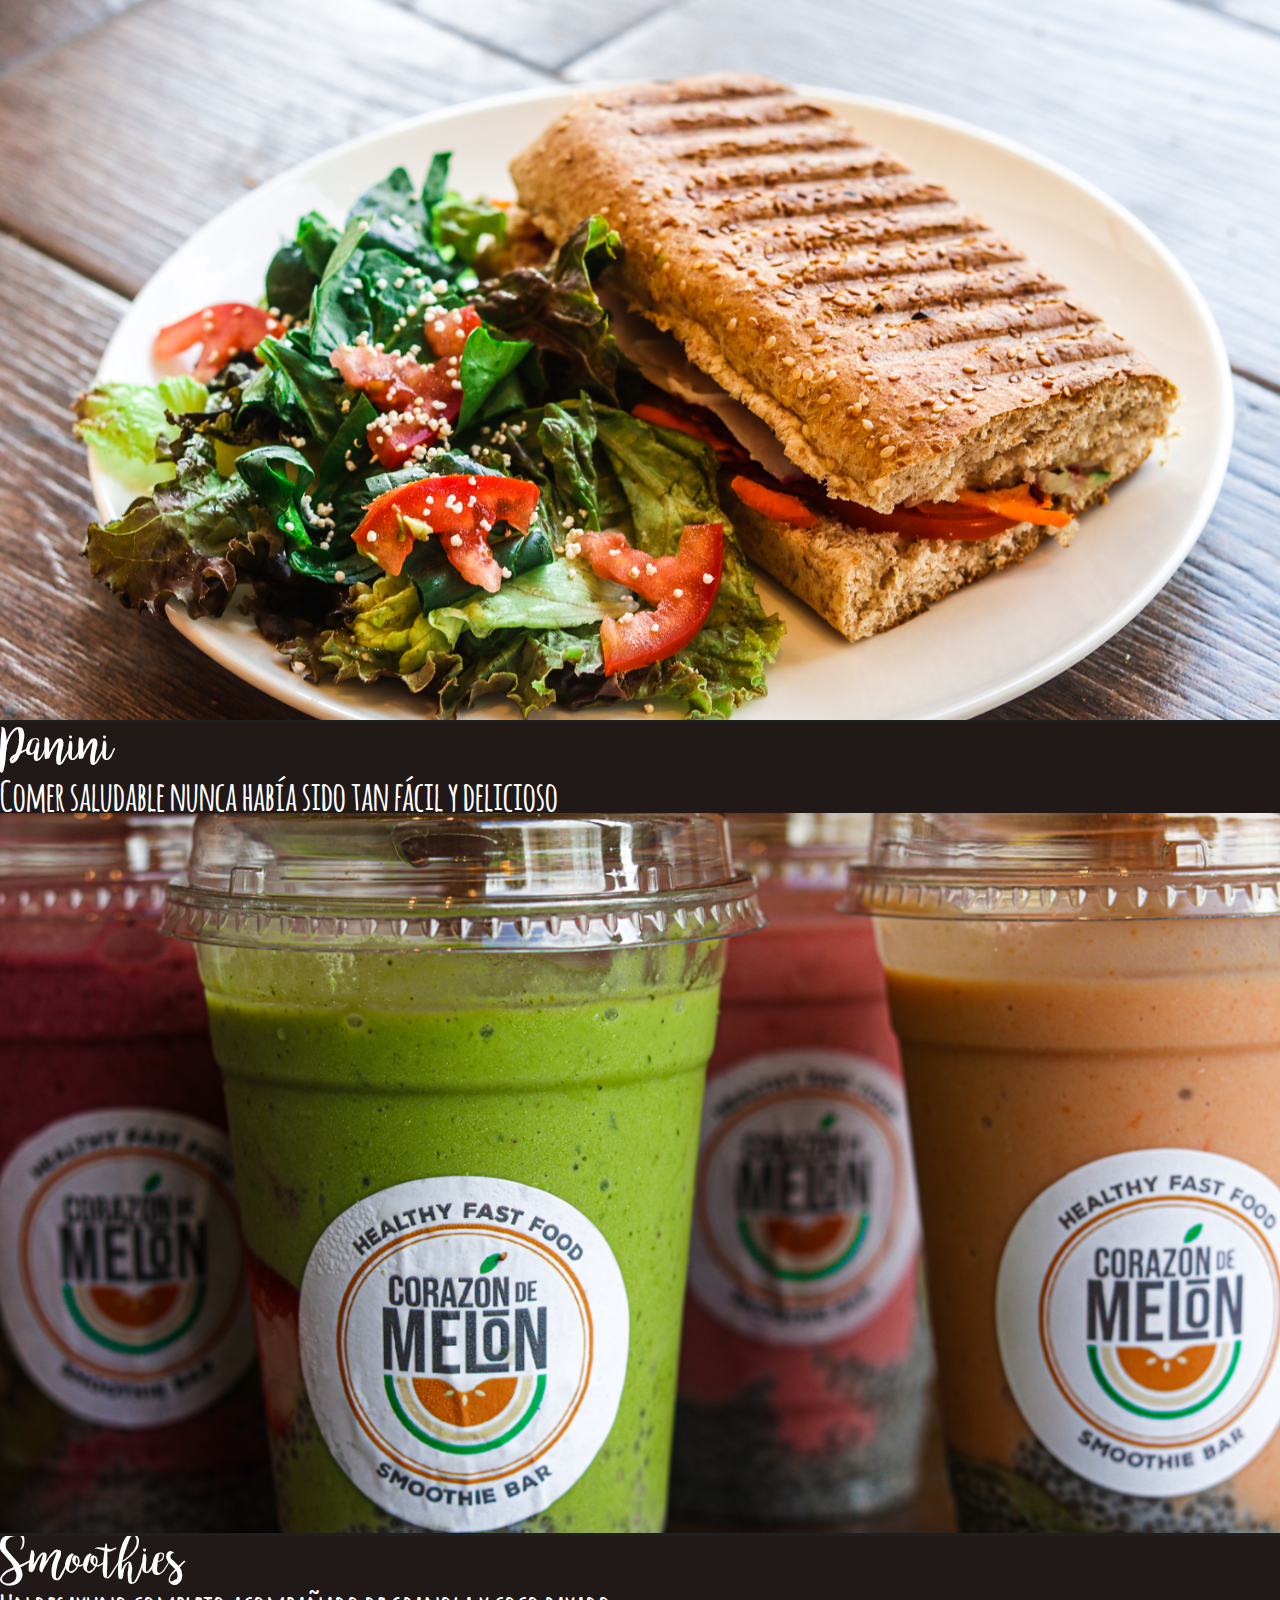
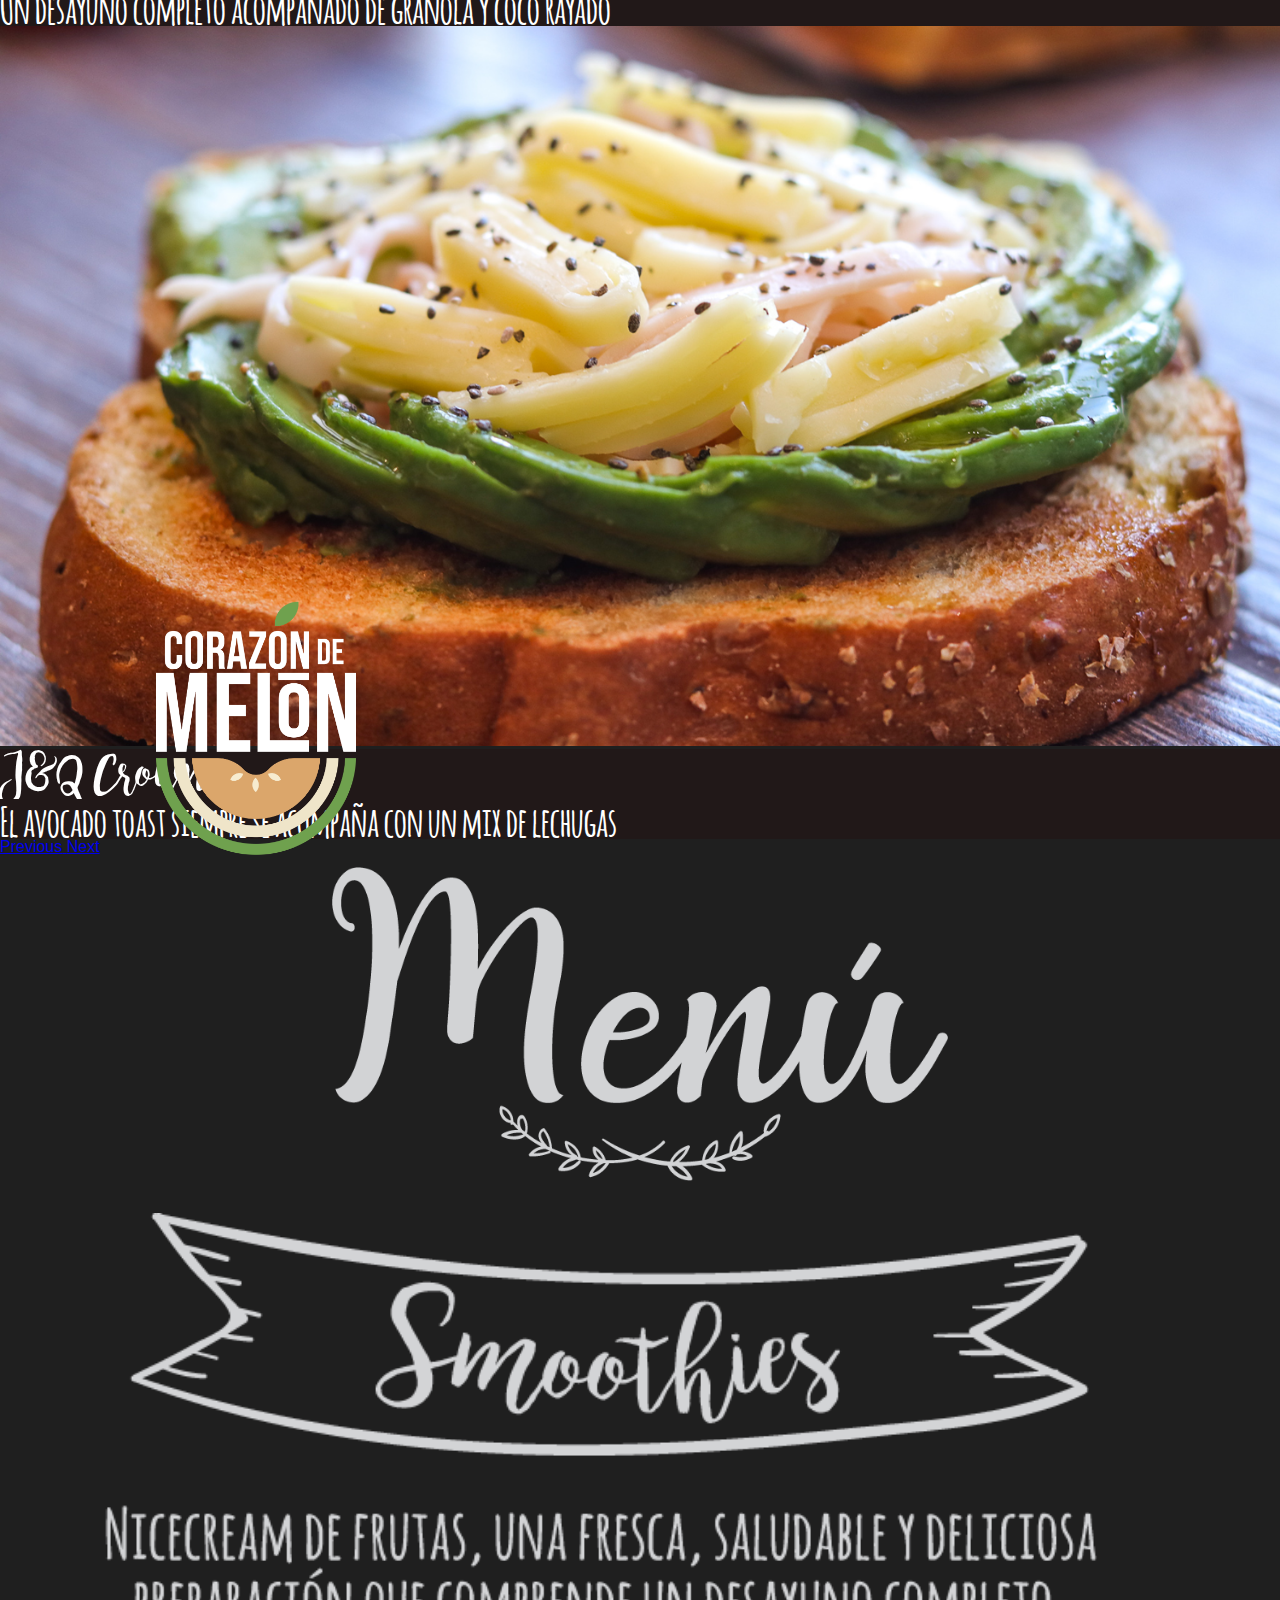
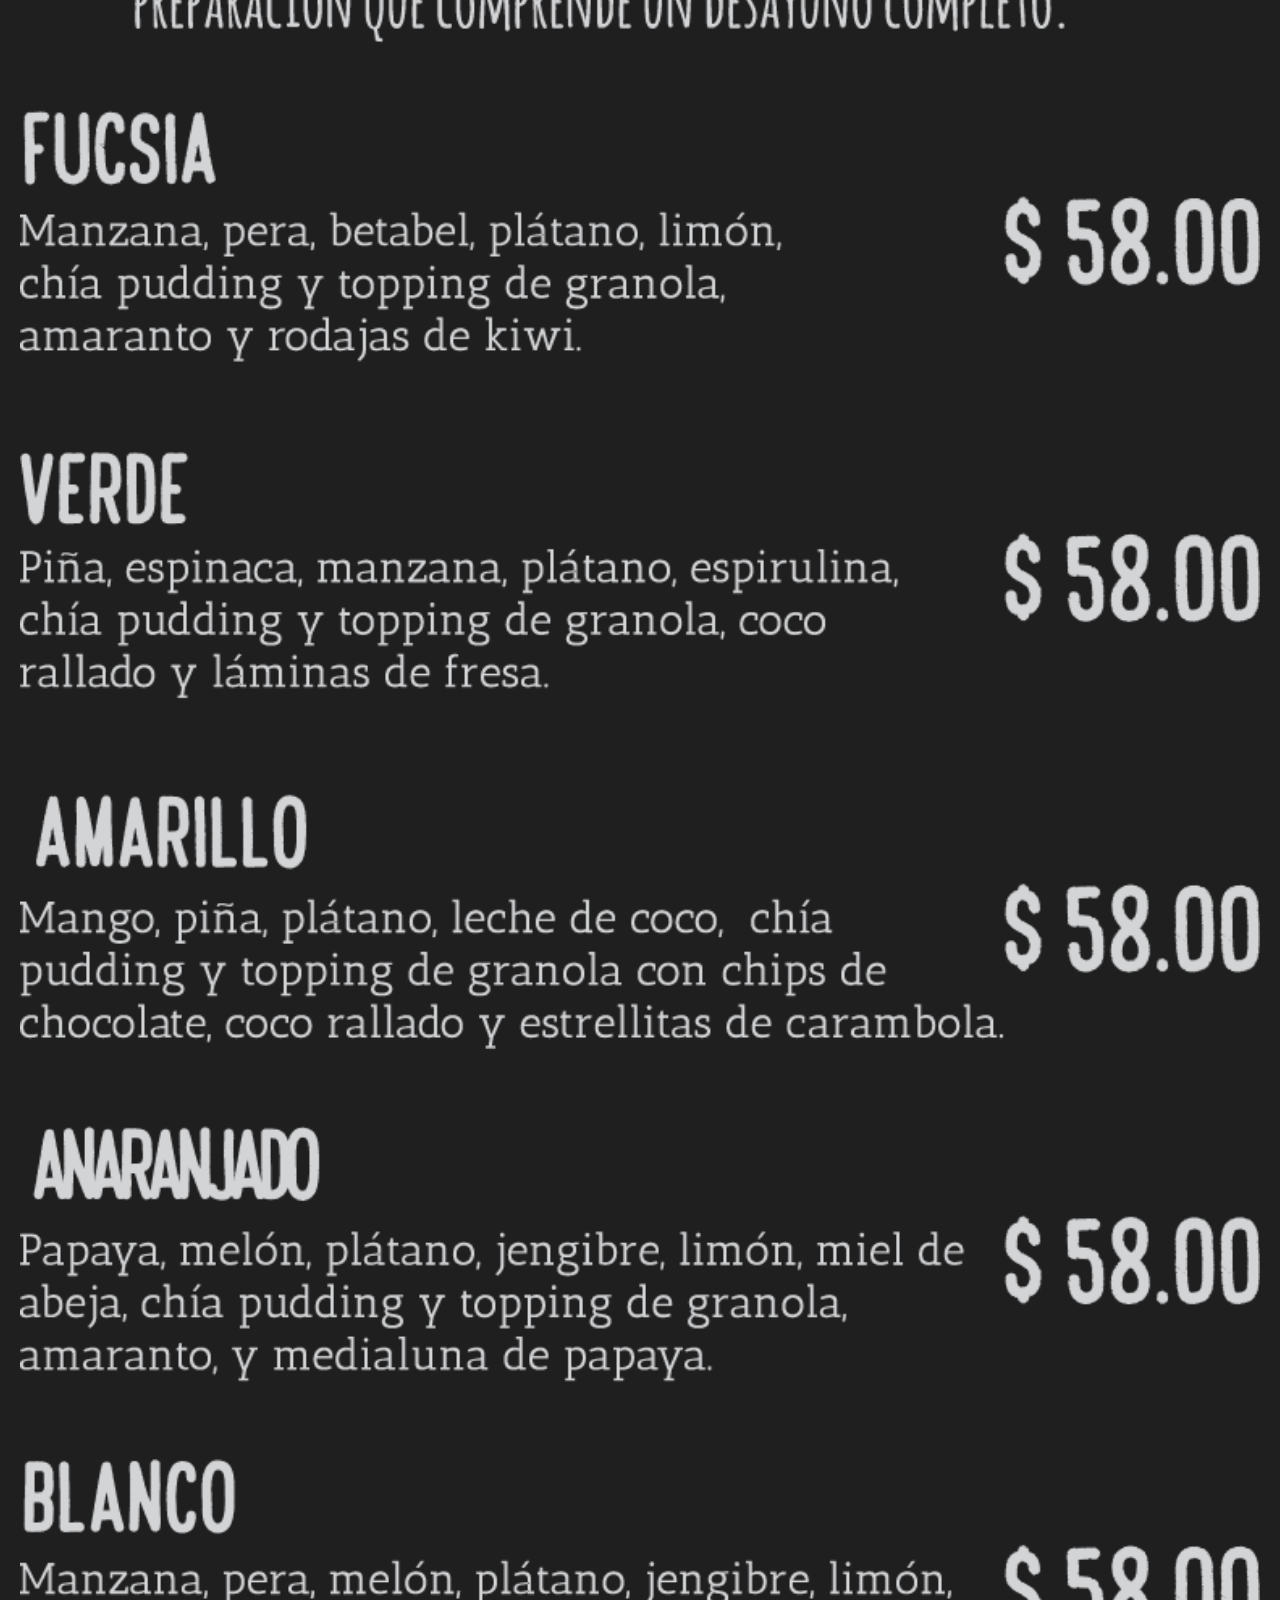
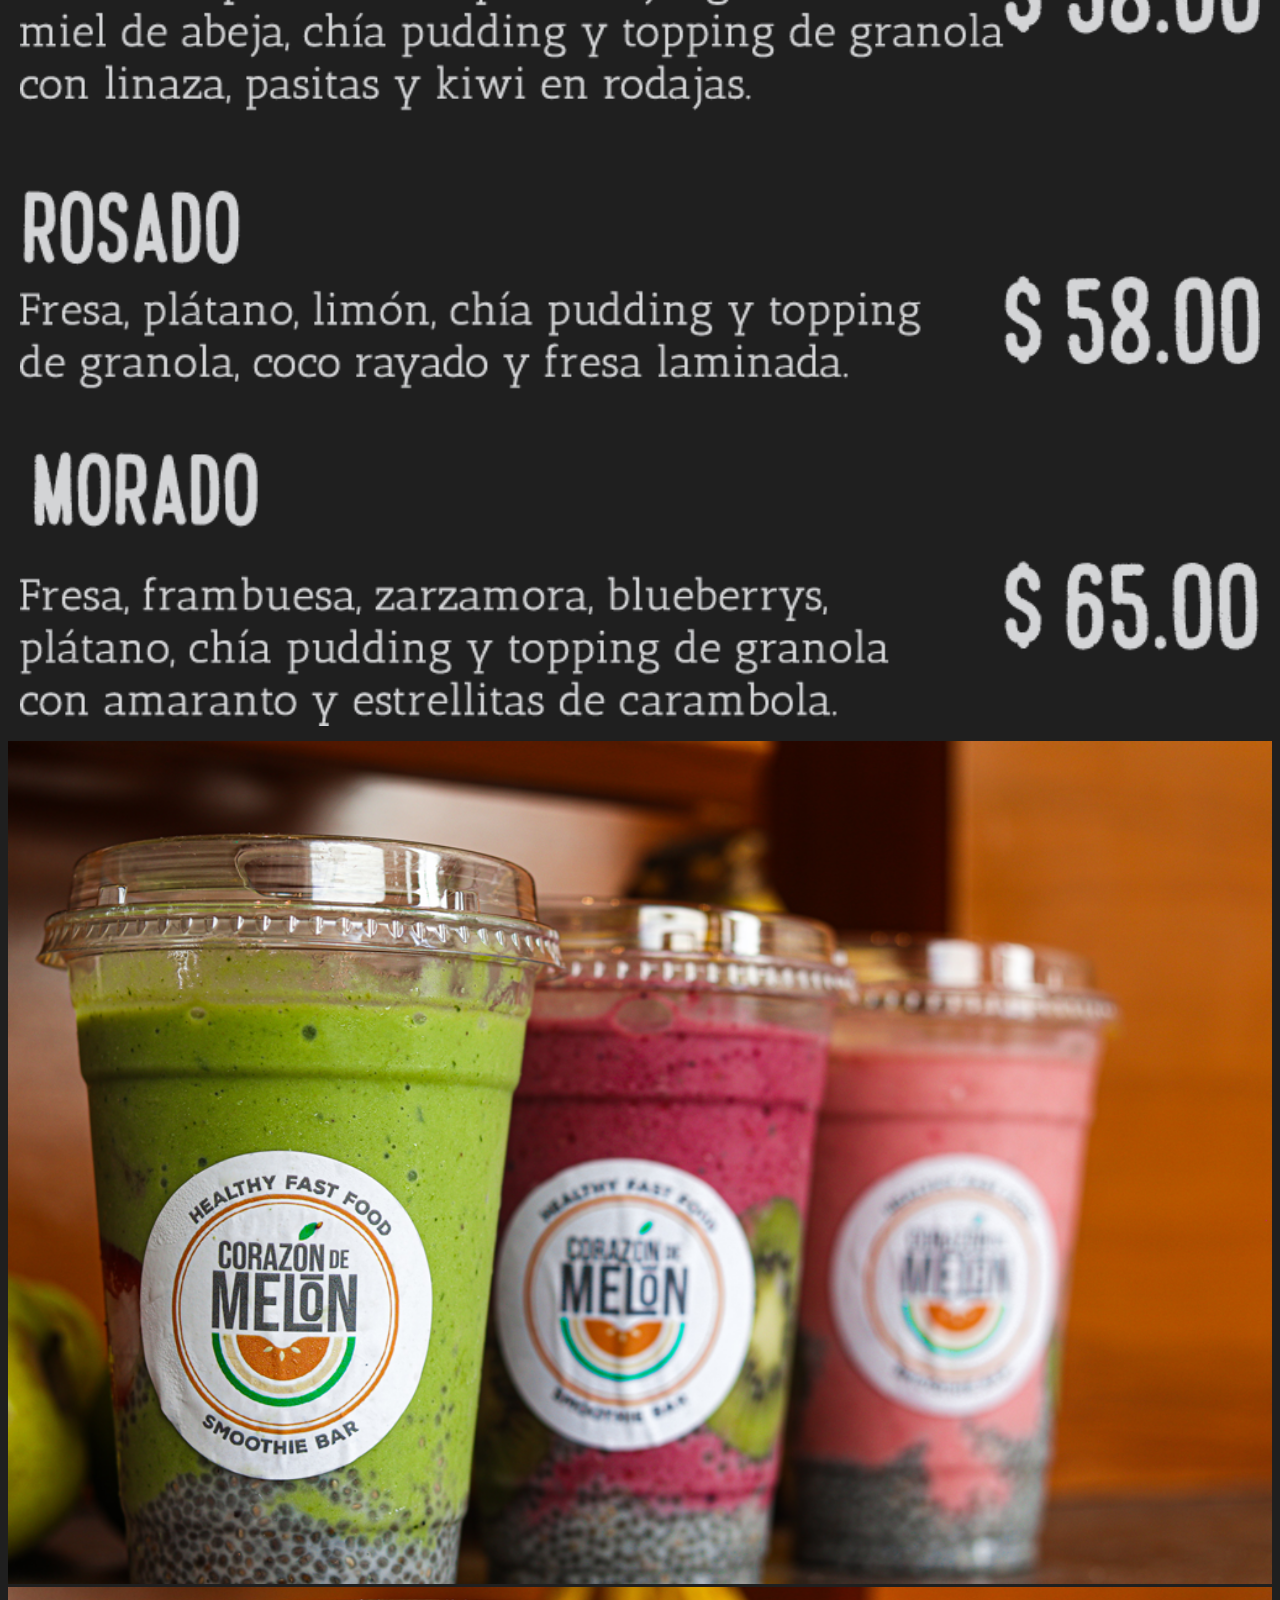
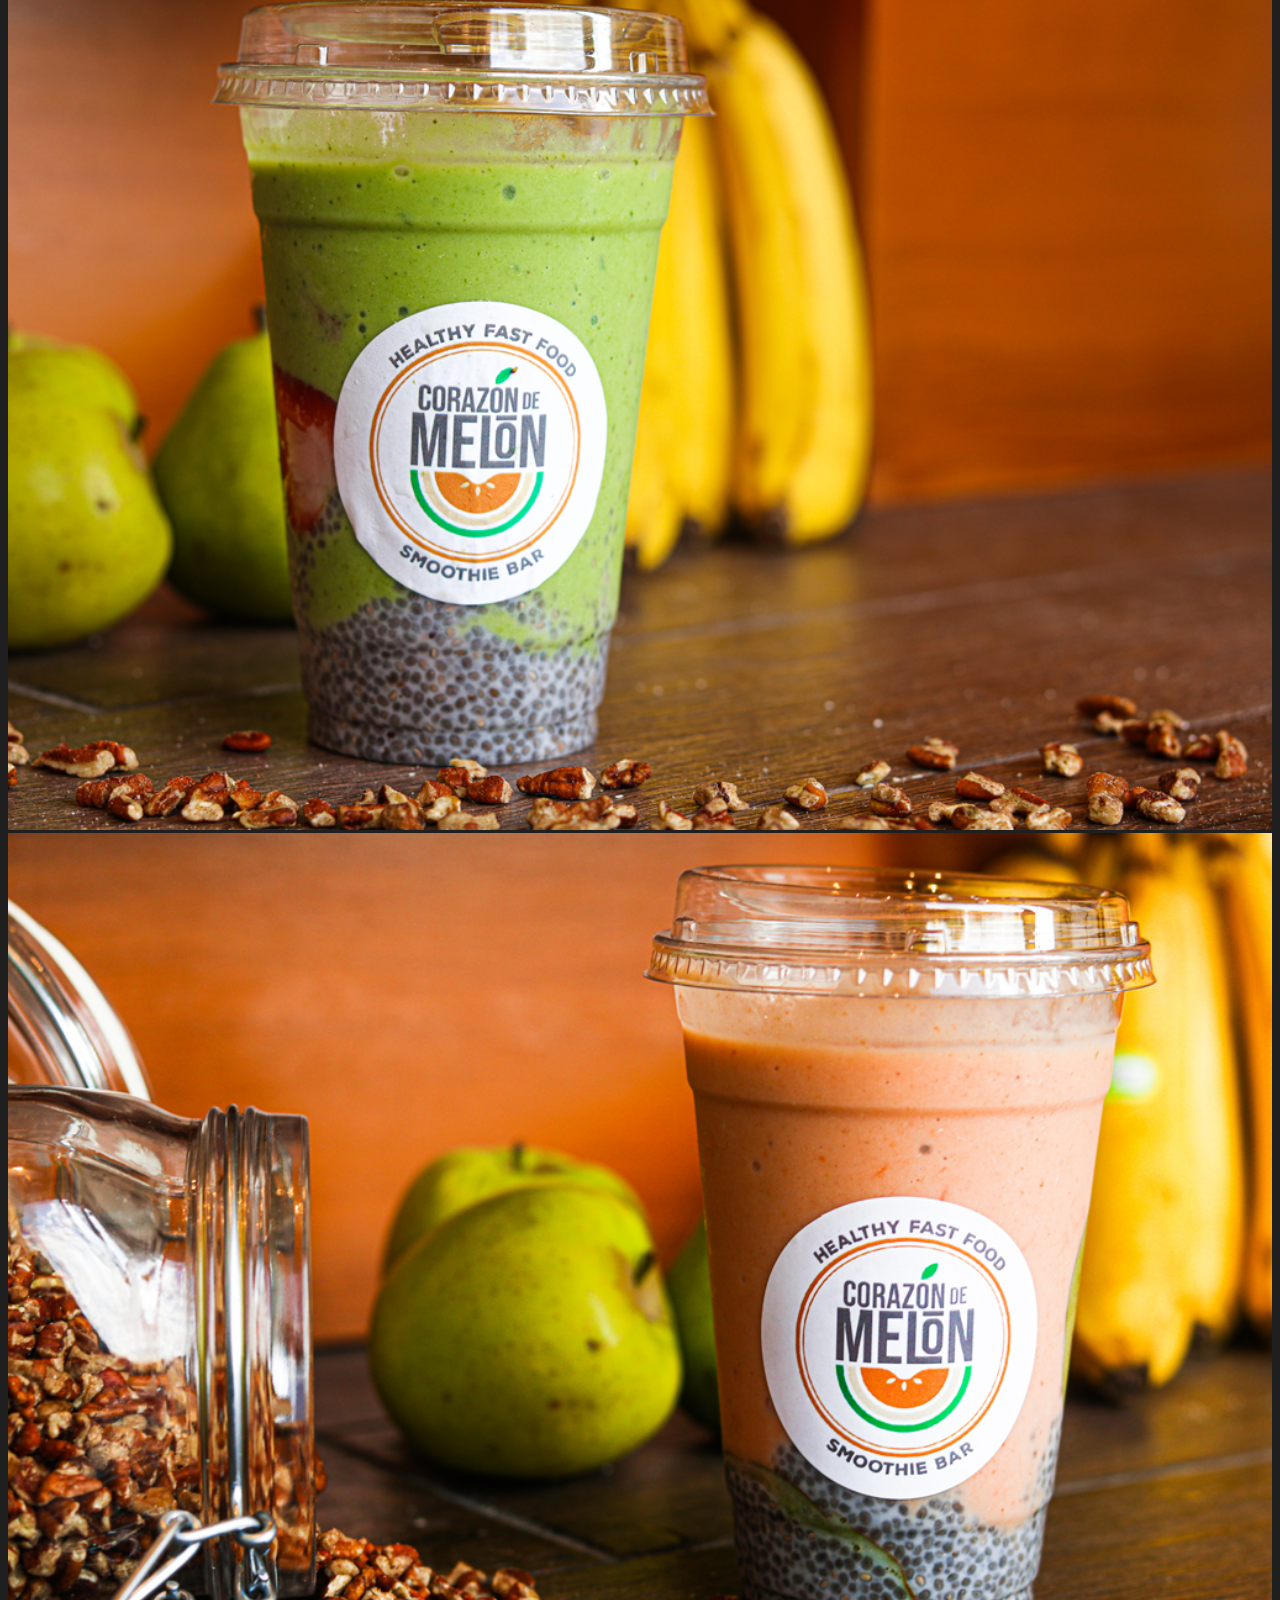
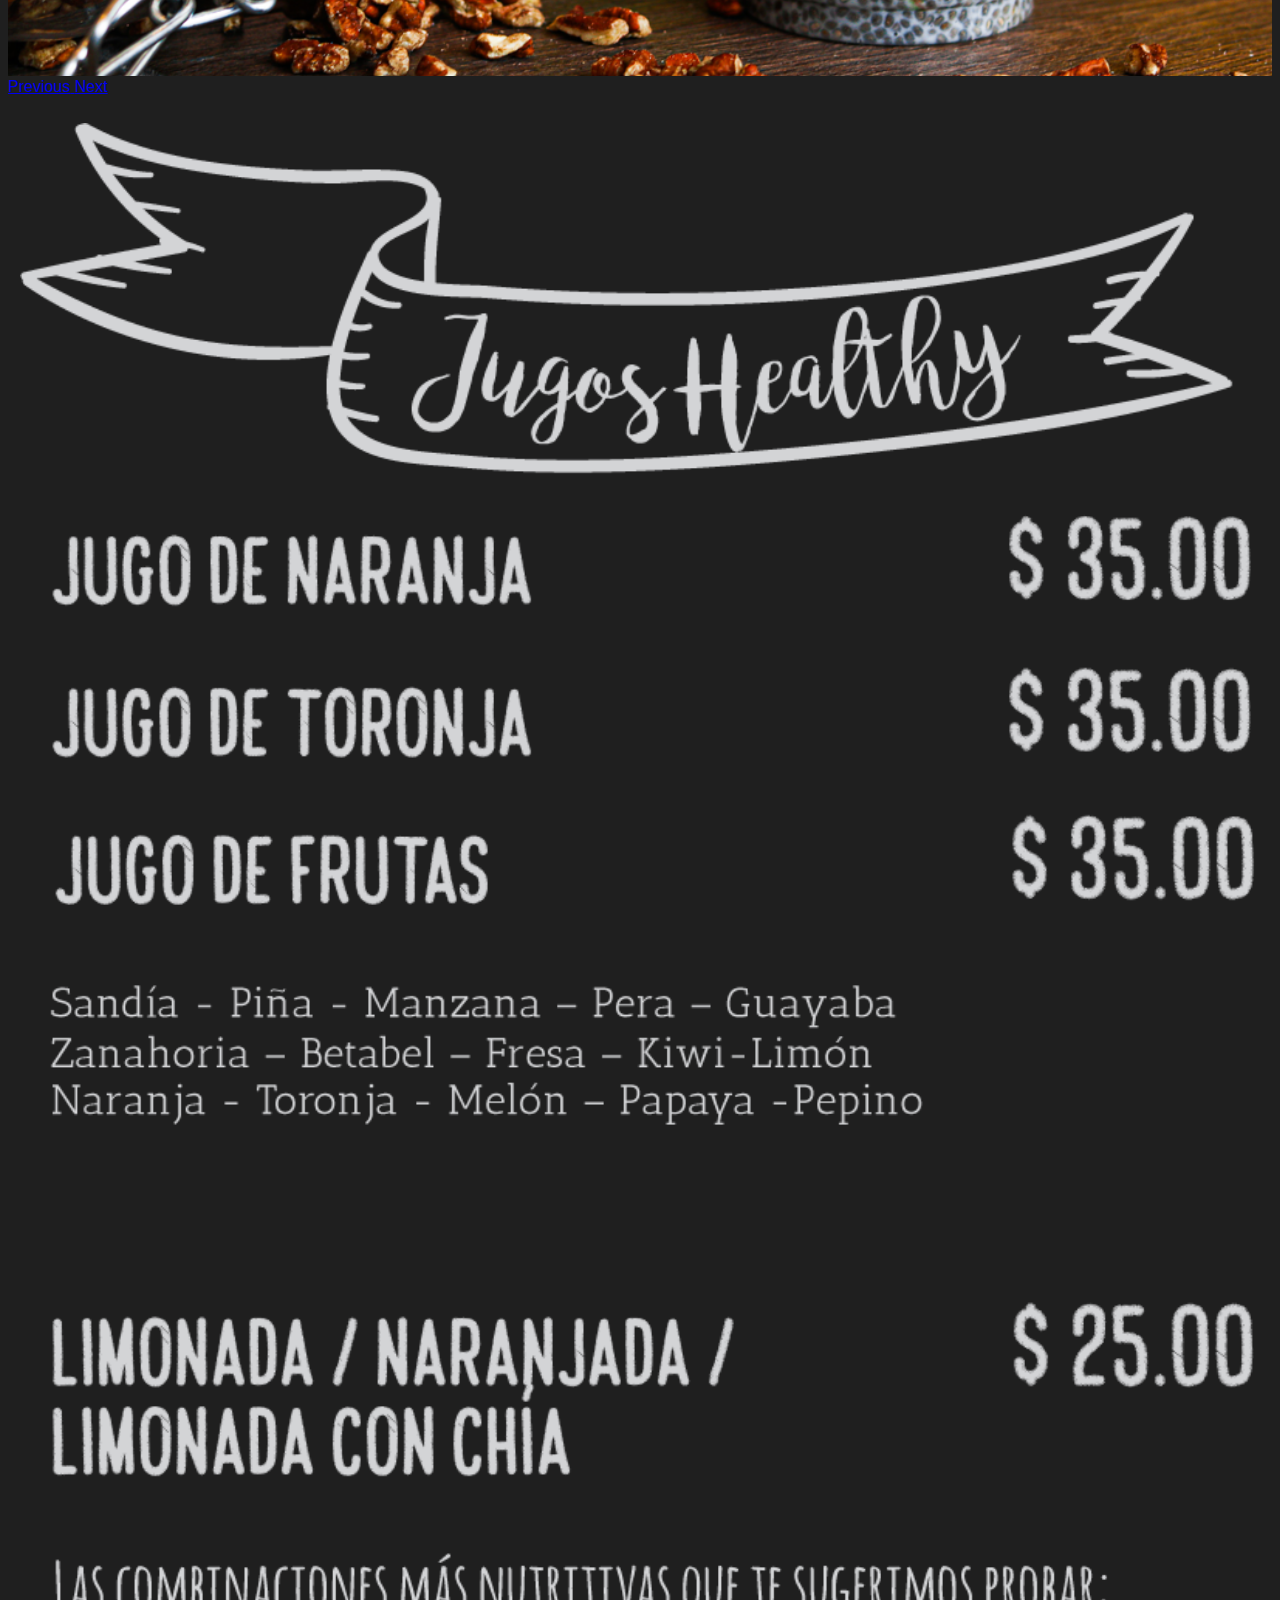
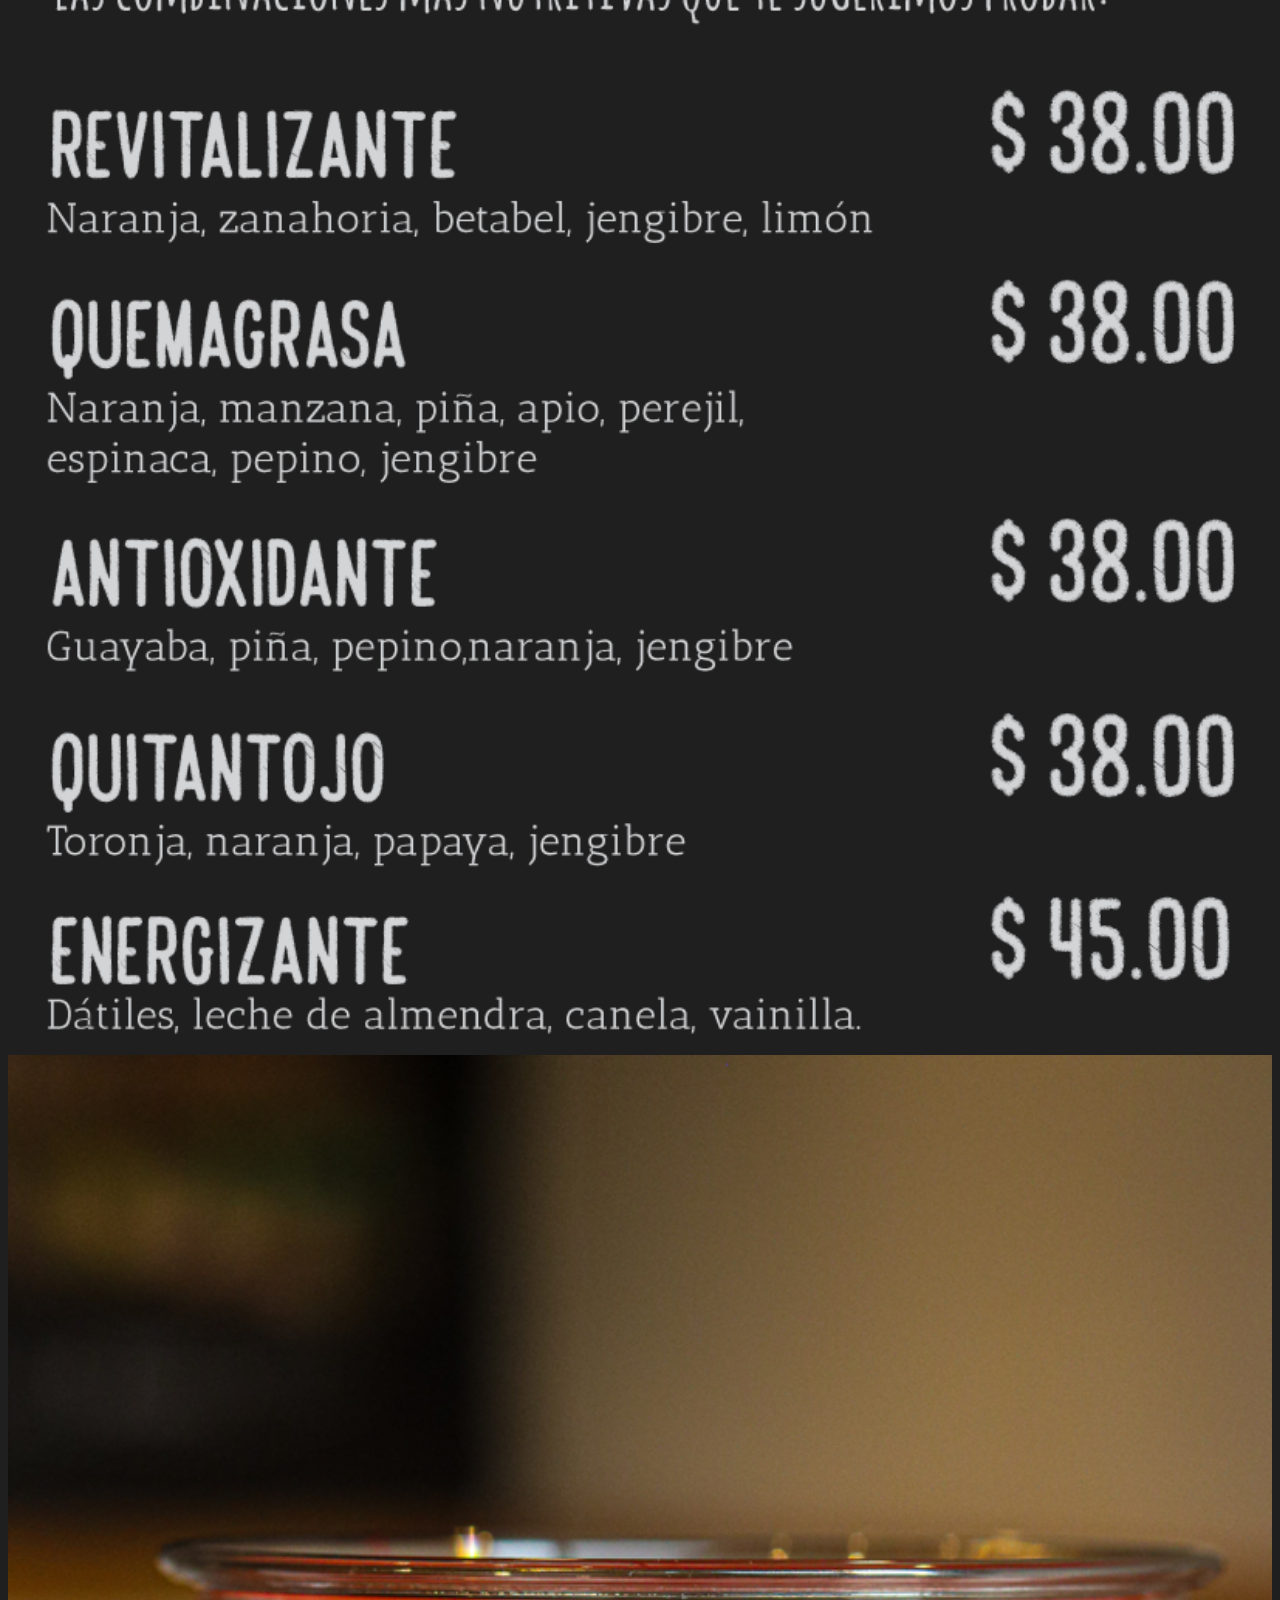
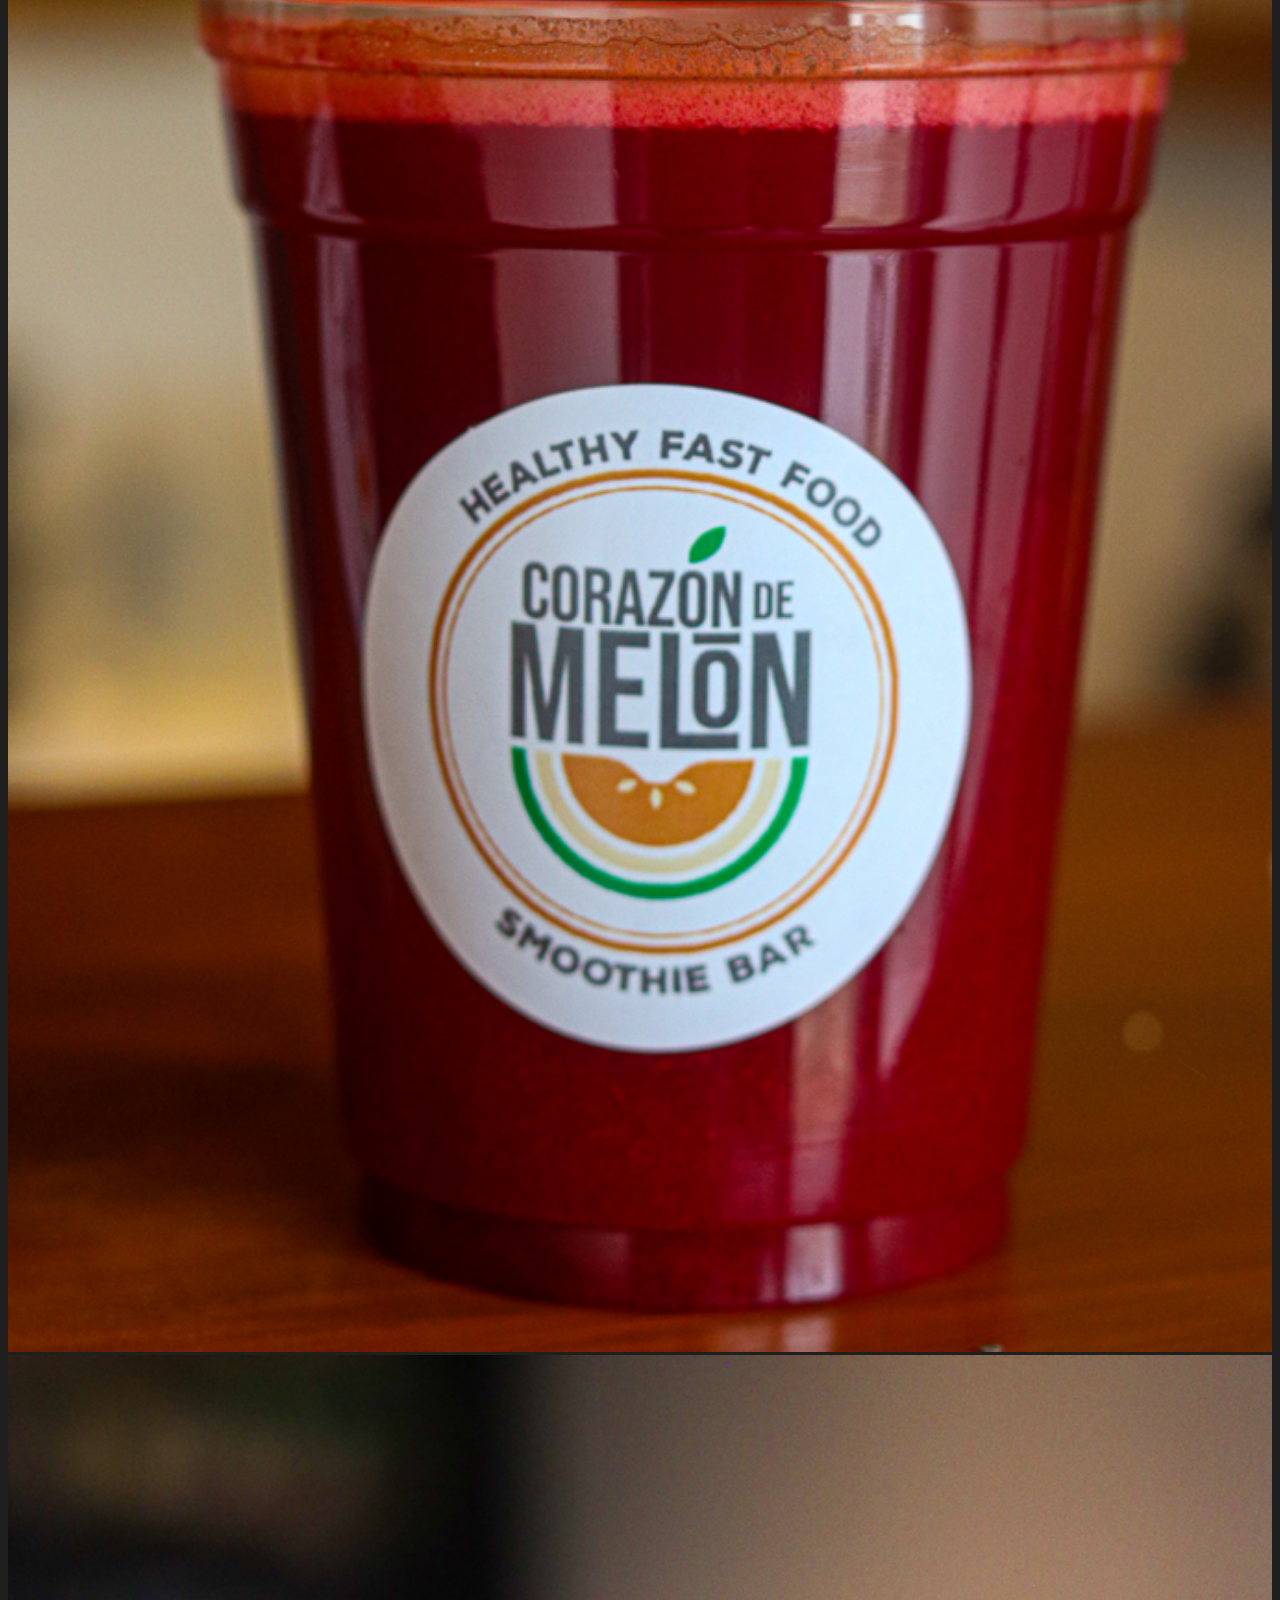
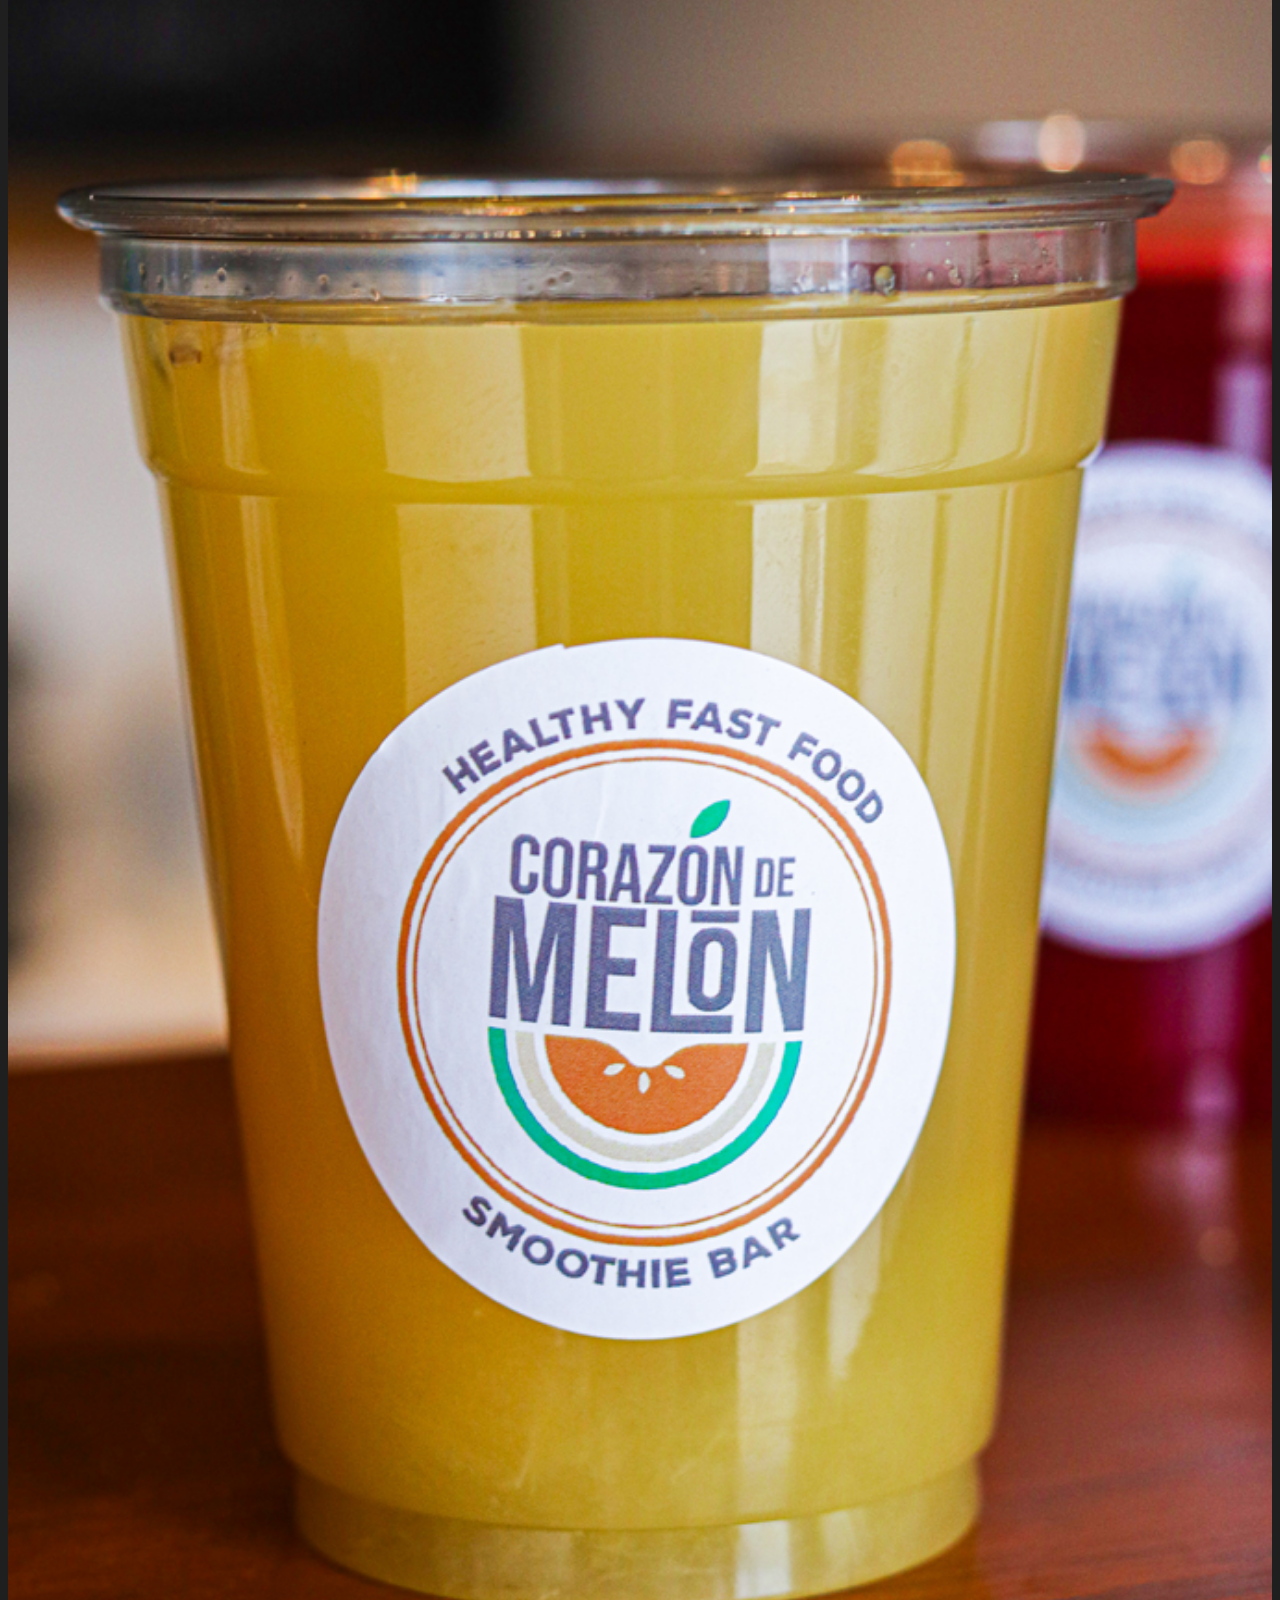
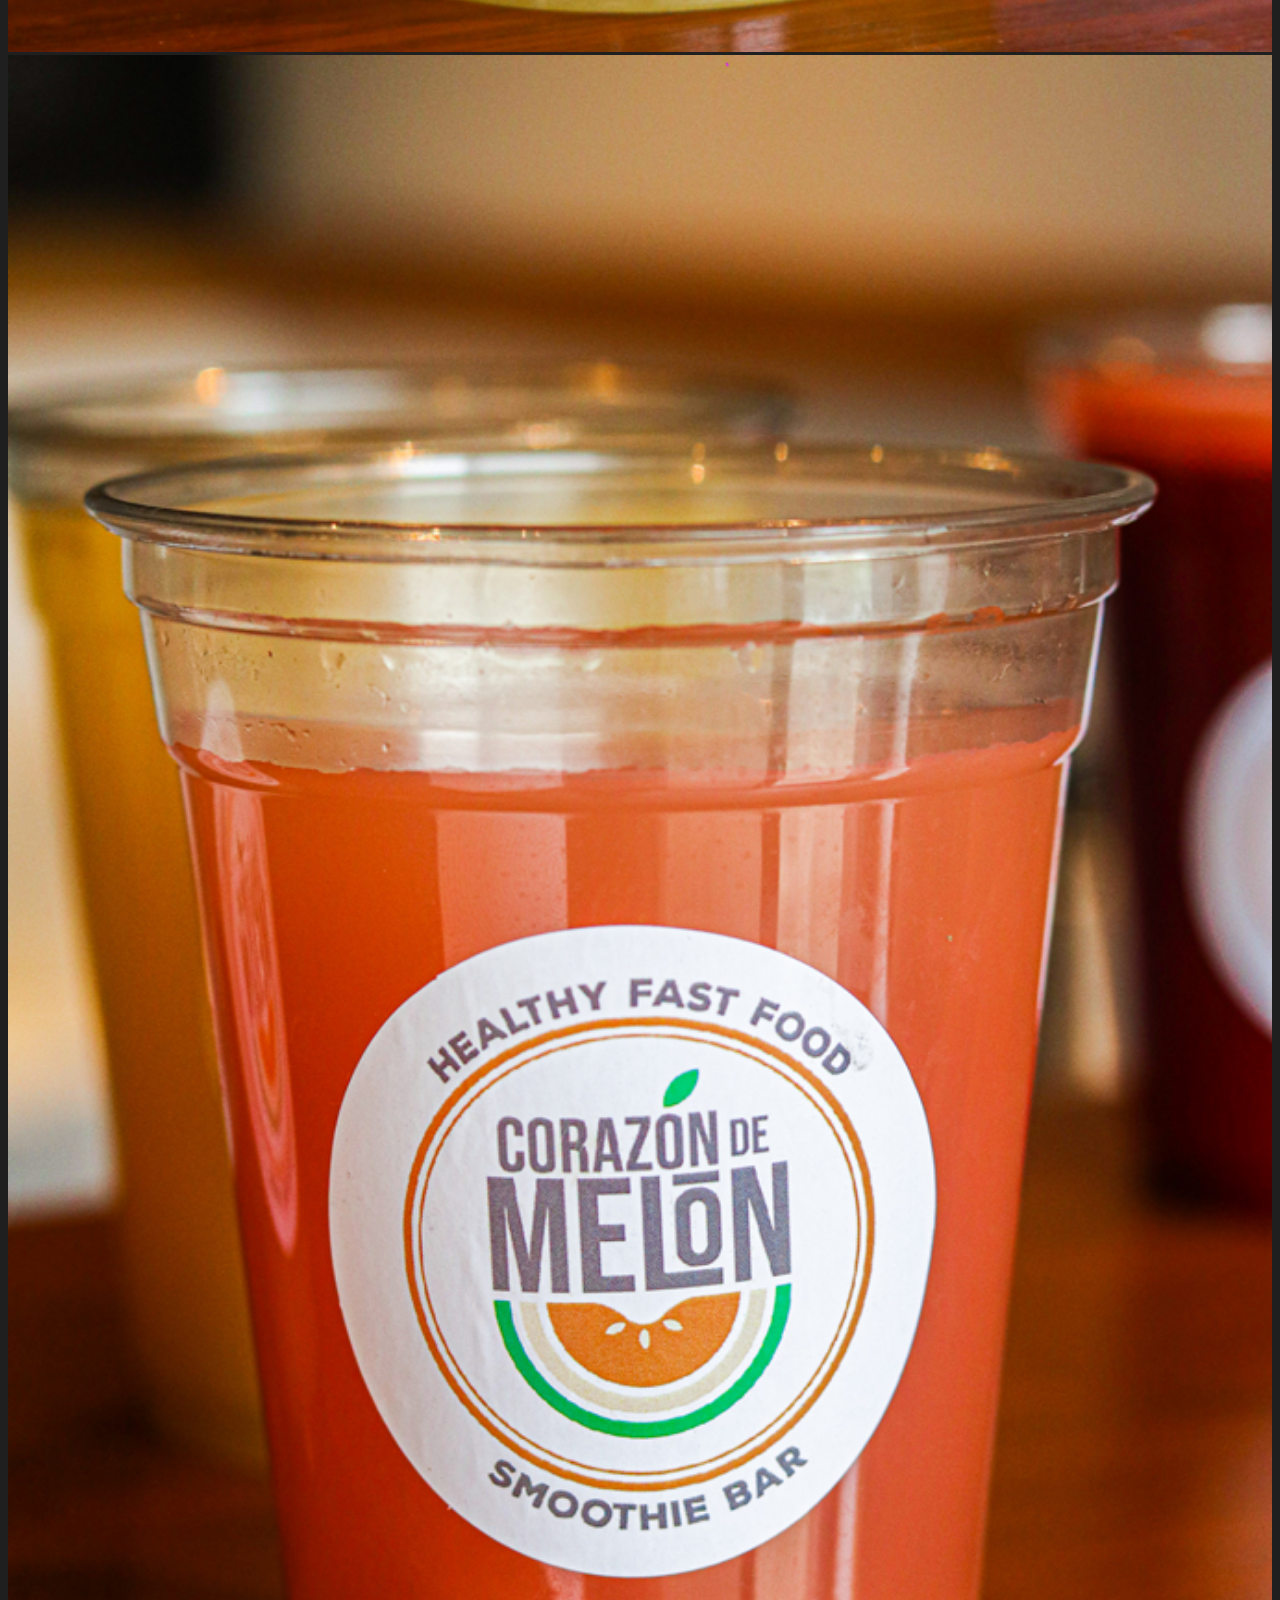
<file: index.html>
<!DOCTYPE html>
<html lang="es">

<head>
  <meta charset="utf-8">
  <meta name="author" content="Jessica Michelle Farias Rosado" />
  <meta name="viewport" content="width=device-width, initial-scale=1.0" />
  <link rel="shortcut icon" href="assets/menu_images/logo.png">
  <link rel="stylesheet" href="assets/styles/css/reset.css">
  <link rel="stylesheet" href="https://stackpath.bootstrapcdn.com/bootstrap/4.5.0/css/bootstrap.min.css" integrity="sha384-9aIt2nRpC12Uk9gS9baDl411NQApFmC26EwAOH8WgZl5MYYxFfc+NcPb1dKGj7Sk" crossorigin="anonymous">
  <link rel="stylesheet" href="assets/styles/css/fonts.css">
  <link rel="stylesheet" href="assets/styles/css/style.css">
  <link rel="stylesheet" href="assets/styles/css/heard.css">

  <title>Corazon de melon</title>
</head>

<body>
  <!-- HEADER -->
  
  <h1>Corazón de melon </h1>
  <header>
    
    <div class="relative-space">
      <div id="slide_in" class="carousel slide center w-100 z-1" data-ride="carousel">
        <ol class="carousel-indicators">
          <li data-target="#slide_in" data-slide-to="0" class="active"></li>
          <li data-target="#slide_in" data-slide-to="1"></li>
          <li data-target="#slide_in" data-slide-to="2"></li>
        </ol>
        <div class="carousel-inner">
          <div class="carousel-item active">
            <picture>
                <source class="w-100 img-carousel" media="(max-width:440px)" srcset="assets/images/xm/IMG_2389.png">
                <source class="w-100 img-carousel" media="(max-width:760px)" srcset="assets/images/sm/IMG_2389.png">
              <img class="w-100 img-carousel" src="assets/images/lg/IMG_2389.png" alt="panini" >
            </picture>
            <div class="carousel-caption d-none d-md-block">
              <h5 class="z-3 title">Panini</h5>
              <p class="msj">Comer saludable nunca había sido tan fácil y delicioso</p>
            </div>
          </div>
          <div class="carousel-item">
            <picture>
              <source class="w-100 img-carousel" media="(max-width:440px)" srcset="assets/images/xs/IMG_2515.png">
              <source class="w-100 img-carousel" media="(max-width:760px)" srcset="assets/images/sm/IMG_2515.png">
              <img class="w-100 img-carousel" src="assets/images/lg/IMG_2515.png" alt="smoothies" >
            </picture>

            <div class="carousel-caption d-none d-md-block">
              <h5 class="z-3 title">Smoothies</h5>
              <p class="msj">Un desayuno completo acompañado de granola y coco rayado</p>
            </div>
          </div>
          <div class="carousel-item">
            <picture>
              <source class="w-100 img-carousel" media="(max-width:440px)" srcset="assets/images/xs/IMG_2232.png">
              <source class="w-100 img-carousel" media="(max-width:768px)" srcset="assets/images/sm/IMG_2232.png">
              <img class="w-100 img-carousel" src="assets/images/lg/IMG_2232.png" alt="avocado toast J&Q" >
            </picture>
            <div class="carousel-caption d-none d-md-block">
              <h5 class="z-3 title">J&Q Crown</h5>
              <p class="msj">El avocado toast siempre se acompaña con un mix de lechugas</p>
            </div>
          </div>
        </div>
        <a class="carousel-control-prev" href="#slide_in" role="button" data-slide="prev">
          <span class="carousel-control-prev-icon" aria-hidden="true"></span>
          <span class="sr-only">Previous</span>
        </a>
        <a class="carousel-control-next" href="#slide_in" role="button" data-slide="next">
          <span class="carousel-control-next-icon" aria-hidden="true"></span>
          <span class="sr-only">Next</span>
        </a>
      </div>
      <img class="w-25 bottom-20 z-2 logo" src="assets/menu_images/Menu_title.png" alt="LOGO CORAZON">
    </div>
  </header>
  <!-- MENU -->
  <div class="container">
    <div class="flex-center-center">
      <img class="img-size-cover p-3 w-50" src="assets/menu_images/Menu_title2.png" alt="Menú titlle">
    </div>
  </div>

  <div class="container">
    <div class="row">
      <!-- SMOOTHIES DIV MENU AND SLIDER -->
      <div class="col-lg-6 col-md-6 col-sm-12 p-2">
        <img class="w-100 p-3" src="assets/menu_images/smoothies.png" alt="menu smoothies">
        <!-- <div class=menu_colection>
          <div>
            <p class="menu_subtitle">NICECREAM DE FRUTAS, UNA FRESCA, SALUDABLE Y DELICIOSA PREPARACIÓN QUE COMPRENDE UN
              DESAYUNO COMPLETO</p>
            <div>
              <h2>FUCSIA</h2>
              <div>
                <p class="menu_content">Manzana, pera, betabel, plátano, limón, chía pudin y topping de granola, amaranto
                  y rodajas de kiwi</p>
                <p class="price">$58</p>
              </div>
            </div>
            <div>
              <h2>VERDE</h2>
              <p class="menu_content">Piña, espinaca, manzana, plátano, espirulina, chía pudding y topping de granola,
                coco rallado y láminas de fresa</p>
              <p class="price">$58</p>
            </div>
            <div>
              <h2>AMARILLO</h2>
              <p class="menu_content">Mango, piña, plátano, leche de coco, chía pudding y topping de granola con chips
                de chocolate, coco rallado y estrellitas de carambola.</p>
              <p class="price">$58</p>
            </div>
            <div>
              <h2>ANARANJADO</h2>
              <p class="menu_content">Papaya, melón, plátano, leche de coco chía pudding y topping de granola con chips
                de chocolate, coco rallado y estrellistas de carambola</p>
              <p class="price">$58</p>
            </div>
            <div>
              <h2>BLANCO</h2>
              <p class="menu_content">Manzana, pera, melón, plátano, jengibre, limón, miel de abeja, chía pudding y
                topping de granola, coco rayado y fresa laminada.</p>
              <p class="price">$58</p>
            </div>
            <div>
              <h2>ROSADO</h2>
              <p class="menu_content">Fresa, plátano, limón, chía pudding y topping de granola, coco rallado y fresa
                laminada</p>
              <p class="price">$58</p>
            </div>
            <div>
              <h2>MORADO</h2>
              <p class="menu_content">Fresa, frambuesa, zarzamora, blueberrys, plátano, chía pudding y topping de
                granola con amaranto y estrellitas de carambola.</p>
              <p class="price">$65</p>
            </div>
          </div>
        </div> -->
        <div class="carrousel-section">
          <div id="slide_in2" class="carousel slide center w-100 z-2" data-ride="carousel">
            <ol class="carousel-indicators">
              <li data-target="#slide_in2" data-slide-to="0" class="active"></li>
              <li data-target="#slide_in2" data-slide-to="1"></li>
              <li data-target="#slide_in2" data-slide-to="2"></li>
            </ol>
            <div class="carousel-inner">
              <div class="carousel-item active">
                <picture>
                  <source class="w-100" media="(max-width:440px)" srcset="assets/images/xs/S_Rosado.png">
                  <source class="w-100" media="(max-width:768px)" srcset="assets/images/sm/S_Rosado.png">
                  <img class="w-100" src="assets/images/lg/S_Rosado.png" alt="Flowers" >
                </picture>

              </div>
              <div class="carousel-item">
                <picture>
                  <source class="w-100" media="(max-width:450px)" srcset="assets/images/xs/S_Verde.png">
                  <source class="w-100" media="(max-width:768px)" srcset="assets/images/sm/S_Verde.png">
                  <img class="w-100" src="assets/images/lg/S_Verde.png" alt="Flowers" >
                </picture>

                <div class="carousel-caption d-none d-md-block">
                  <h5></h5>
                  <p></p>
                </div>
              </div>
              <div class="carousel-item">
                <picture>
                  <source class="w-100" media="(max-width:440px)" srcset="assets/images/xs/S_Naranja.png">
                  <source class="w-100" media="(max-width:768px)" srcset="assets/images/sm/S_Naranja.png">
                  <img class="w-100" src="assets/images/lg/S_Naranja.png" alt="Flowers" >
                </picture>
              </div>
            </div>
            <a class="carousel-control-prev" href="#slide_in2" role="button" data-slide="prev">
              <span class="carousel-control-prev-icon" aria-hidden="true"></span>
              <span class="sr-only">Previous</span>
            </a>
            <a class="carousel-control-next" href="#slide_in2" role="button" data-slide="next">
              <span class="carousel-control-next-icon" aria-hidden="true"></span>
              <span class="sr-only">Next</span>
            </a>
          </div>
        </div>
      </div>
      <!-- JUGOS DIV MENU AND SLIDER-->
      <div class="col-lg-6 col-md-6 col-sm-12 p-2">
        <img class="w-100 p-3 " src="assets/menu_images/jugos.png" alt="">
        <!-- <div class=menu_colection>
          <div>
            <p class="menu_subtitle">NICECREAM DE FRUTAS, UNA FRESCA, SALUDABLE Y DELICIOSA PREPARACIÓN QUE COMPRENDE UN
              DESAYUNO COMPLETO</p>
            <div>
              <h2>FUCSIA</h2>
              <p class="menu_content">Manzana, pera, betabel, plátano, limón, chía pudin y topping de granola, amaranto
                y rodajas de kiwi</p>
              <p class="price">$58</p>
            </div>
            <div>
              <h2>VERDE</h2>
              <p class="menu_content">Piña, espinaca, manzana, plátano, espirulina, chía pudding y topping de granola,
                coco rallado y láminas de fresa</p>
              <p class="price">$58</p>
            </div>
            <div>
              <h2>AMARILLO</h2>
              <p class="menu_content">Mango, piña, plátano, leche de coco, chía pudding y topping de granola con chips
                de chocolate, coco rallado y estrellitas de carambola.</p>
              <p class="price">$58</p>
            </div>
            <div>
              <h2>ANARANJADO</h2>
              <p class="menu_content">Papaya, melón, plátano, leche de coco chía pudding y topping de granola con chips
                de chocolate, coco rallado y estrellistas de carambola</p>
              <p class="price">$58</p>
            </div>
            <div>
              <h2>BLANCO</h2>
              <p class="menu_content">Manzana, pera, melón, plátano, jengibre, limón, miel de abeja, chía pudding y
                topping de granola, coco rayado y fresa laminada.</p>
              <p class="price">$58</p>
            </div>
            <div>
              <h2>ROSADO</h2>
              <p class="menu_content">Fresa, plátano, limón, chía pudding y topping de granola, coco rallado y fresa
                laminada</p>
              <p class="price">$58</p>
            </div>
            <div>
              <h2>MORADO</h2>
              <p class="menu_content">Fresa, frambuesa, zarzamora, blueberrys, plátano, chía pudding y topping de
                granola con amaranto y estrellitas de carambola.</p>
              <p class="price">$65</p>
            </div>
          </div>
        </div> -->
        <div class="jugos">
          <div id="slide_in3" class="carousel slide center w-100 z-2" data-ride="carousel">
            <ol class="carousel-indicators">
              <li data-target="#slide_in3" data-slide-to="0" class="active"></li>
              <li data-target="#slide_in3" data-slide-to="1"></li>
              <li data-target="#slide_in3" data-slide-to="2"></li>
              <li data-target="#slide_in3" data-slide-to="3"></li>
            </ol>
            <div class="carousel-inner">
              <div class="carousel-item active">
                <picture>
                  <source class="w-100" media="(max-width:440px)" srcset="assets/images/xs/j_rojo.png">
                  <source class="w-100" media="(max-width:768px)" srcset="assets/images/sm/j_rojo.png">
                  <img class="w-100" src="assets/images/lg/j_rojo.png" alt="jugo rojo" >
                </picture>
              </div>
              <div class="carousel-item">
                <picture>
                  <source class="w-100" media="(max-width:440px)" srcset="assets/images/xs/j_amarillo.png">
                  <source class="w-100" media="(max-width:768px)" srcset="assets/images/sm/j_amarillo.png">
                  <img class="w-100" src="assets/images/lg/j_amarillo.png" alt="jugo amarillo" >
                </picture>
              </div>
              <div class="carousel-item">
                <picture>
                  <source class="w-100" media="(max-width:440px)" srcset="assets/images/xs/j_anaranjado.png">
                  <source class="w-100" media="(max-width:768px)" srcset="assets/images/sm/j_anaranjado.png">
                  <img class="w-100" src="assets/images/lg/j_anaranjado.png" alt="jugo quitantojo" >
                </picture>
              </div>
              <div class="carousel-item">
                <picture>
                  <source class="w-100" media="(max-width:440px)" srcset="assets/images/xs/j_datil.png">
                  <source class="w-100" media="(max-width:768px)" srcset="assets/images/sm/j_datil.png">
                  <img class="w-100" src="assets/images/lg/j_datil.png" alt="jugo energizante" >
                </picture>
              </div>
            </div>
            <a class="carousel-control-prev" href="#slide_in3" role="button" data-slide="prev">
              <span class="carousel-control-prev-icon" aria-hidden="true"></span>
              <span class="sr-only">Previous</span>
            </a>
            <a class="carousel-control-next" href="#slide_in3" role="button" data-slide="next">
              <span class="carousel-control-next-icon" aria-hidden="true"></span>
              <span class="sr-only">Next</span>
            </a>
          </div>
        </div>
      </div>

    </div>
    <!-- ROW WAFFLE SALAD-->
    <div class="row">
      <!-- CANASTA WAFFLE SECTION -->
      <div class="col-lg-6 col-md-6 col-sm-12 p-2">
        <div class="">
          <img class="w-100 p-3" src="assets/menu_images/canasta.png" alt="canasta">
          <picture>
            <source class="w-100" media="(max-width:440px)" srcset="assets/images/xs/canastaJQ.png">
            <source class="w-100" media="(max-width:768px)" srcset="assets/images/sm/canastaJQ.png">
            <img class="w-100" src="assets/images/lg/canastaJQ.png" alt="canasta waffle" >
          </picture>
        </div>
      </div>
      <!-- SALAD FRUIT SECTION-->
      <div class="col-lg-6 col-md-6 col-sm-12 p-2 flex-center-center flex-column">
        <img class="w-100 p-3" src="assets/menu_images/ensaladas_fruta.png" alt="">
        <picture>
          <source class="w-100" media="(max-width:440px)" srcset="assets/images/xs/frut.png">
          <source class="w-100" media="(max-width:768px)" srcset="assets/images/sm/frut.png">
          <img class="w-100" src="assets/images/lg/frut.png" alt="ensalada frutal" >
        </picture>
        
      </div>
    </div>
    <!-- ROW AVOCADO SALAD-->
    <div class="row">
      <!-- ACOVADO TOAST SECTION-->
      <div class="col-sm-12 col-lg-6 col-md-6">
        <img class="w-100 p-3" src="assets/menu_images/avocados.png" alt="">
        <img class="w-100 p-3" src="assets/images/JQcrown.png" alt="">
      </div>
      <!-- ENSALADA VERDE SECTION -->
      <div class="col-sm-12 col-lg-6 col-md-6 ">
        <img class="w-100 p-3" src="assets/menu_images/ensalada_verde.png" alt="">
        <div id="slide_in4" class="carousel slide center w-100 z-2" data-ride="carousel">
          <ol class="carousel-indicators">
            <li data-target="#slide_in4" data-slide-to="0" class="active"></li>
            <li data-target="#slide_in4" data-slide-to="1"></li>
            <li data-target="#slide_in4" data-slide-to="2"></li>
          </ol>
          <div class="carousel-inner">
            <div class="carousel-item active">
              <picture>
                <source class="w-100" media="(max-width:440px)" srcset="assets/images/xs/e_goth.png">
                <source class="w-100" media="(max-width:768px)" srcset="assets/images/sm/e_goth.png">
                <img class="w-100" src="assets/images/lg/e_goth.png" alt="ensalada goth" >
              </picture>
            </div>
            <div class="carousel-item">
              <picture>
                <source class="w-100" media="(max-width:440px)" srcset="assets/images/xs/e_citrica.png">
                <source class="w-100" media="(max-width:768px)" srcset="assets/images/sm/e_citrica.png">
                <img class="w-100" src="assets/images/lg/e_citrica.png" alt="ensalada citrica" >
              </picture>
            </div>
            <div class="carousel-item">
              <picture>
                <source class="w-100" media="(max-width:440px)" srcset="assets/images/xs/e_rollitos.png">
                <source class="w-100" media="(max-width:768px)" srcset="assets/images/sm/e_rollitos.png">
                <img class="w-100" src="assets/images/lg/e_rollitos.png" alt="ensalada rollitos" >
              </picture>
              
            </div>
          </div>
          <a class="carousel-control-prev" href="#slide_in4" role="button" data-slide="prev">
            <span class="carousel-control-prev-icon" aria-hidden="true"></span>
            <span class="sr-only">Previous</span>
          </a>
          <a class="carousel-control-next" href="#slide_in4" role="button" data-slide="next">
            <span class="carousel-control-next-icon" aria-hidden="true"></span>
            <span class="sr-only">Next</span>
          </a>
        </div>
      </div>
    </div>
    <!-- ROW PANINIS-->
    <div class="row">
      <!-- PANINIS SECTION-->
      <div class="relative-space col-lg-6 col-md-6 col-sm-12 p-2">
        <img class="w-100 p-3" src="assets/menu_images/paninis.png" alt="">
        <picture>
          <source class="w-100" media="(max-width:440px)" srcset="assets/images/xs/panini.png">
          <source class="w-100" media="(max-width:768px)" srcset="assets/images/sm/panini.png">
          <img class="w-100" src="assets/images/lg/panini.png" alt="panini">
        </picture>
      </div>
      <!-- CAFES SECTION -->
      <div class="col-lg-6 col-md-6 col-sm-12">
        <div class="h-100">
          <div class="flex-center-center flex-column">
            <img class="p-3 w-100" src="assets/menu_images/cafes.png" alt="">
            <picture>
                <source class="w-100" media="(max-width:440px)" srcset="assets/images/xs/cafecito2.png">
                <source class="w-100" media="(max-width:768px)" srcset="assets/images/sm/cafecito2.png">
              <img class="w-100" src="assets/images/lg/cafecito2.png" alt="ensalada rollitos" >
            </picture>
            
          </div>
        </div>
      </div>



    </div>

    <!--ROW CREDIT-->
    <div class="row">
      <!-- PROMOTIONS -->
      <div class="col-lg-6 col-md-6 col-sm-12">
        <div class="w-100 p-1">
          <div class="promociones">
            <div id="slide_in5" class="carousel slide center w-100 z-2" data-ride="carousel">
              <ol class="carousel-indicators">
                <li data-target="#slide_in5" data-slide-to="0" class="active"></li>
                <li data-target="#slide_in5" data-slide-to="1"></li>
                <li data-target="#slide_in5" data-slide-to="2"></li>
                <li data-target="#slide_in5" data-slide-to="3"></li>
                <li data-target="#slide_in5" data-slide-to="4"></li>
                <li data-target="#slide_in5" data-slide-to="5"></li>
              </ol>
              <div class="carousel-inner">
                <div class="carousel-item active">
                  <picture>
                    <source class="w-100" media="(max-width:440px)" srcset="assets/promo/xs/LUNES.png">
                    <source class="w-100" media="(max-width:768px)" srcset="assets/promo/sm/LUNES.png">
                    <img class="w-100" src="assets/promo/lg/LUNES.png" alt="Flowers" >
                  </picture>
                </div>
                <div class="carousel-item">
                  <picture>
                    <source class="w-100" media="(max-width:440px)" srcset="assets/promo/xs/MARTES.png">
                    <source class="w-100" media="(max-width:768px)" srcset="assets/promo/sm/MARTES.png">
                    <img class="w-100" src="assets/promo/lg/MARTES.png" alt="promocion martes" >
                  </picture>
                </div>
                <div class="carousel-item">
                  <picture>
                    <source class="w-100" media="(max-width:440px)" srcset="assets/promo/xs/MIERCOLES.png">
                    <source class="w-100" media="(max-width:768px)" srcset="assets/promo/sm/MIERCOLES.png">
                    <img class="w-100" src="assets/promo/lg/MIERCOLES.png" alt="promocion miercoles" >
                  </picture>
                </div>
                <div class="carousel-item">
                  <picture>
                    <source class="w-100" media="(max-width:440px)" srcset="assets/promo/xs/JUEVES.png">
                    <source class="w-100" media="(max-width:768px)" srcset="assets/promo/sm/JUEVES.png">
                    <img class="w-100" src="assets/promo/lg/JUEVES.png" alt="promocion jueves" >
                  </picture>
                </div>
                <div class="carousel-item">
                  <picture>
                    <source class="w-100" media="(max-width:440px)" srcset="assets/promo/xs/VIERNES.png">
                    <source class="w-100" media="(max-width:768px)" srcset="assets/promo/sm/VIERNES.png">
                    <img class="w-100" src="assets/promo/lg/VIERNES.png" alt="promocion viernes" >
                  </picture>
                </div>
                <div class="carousel-item">
                  <picture>
                    <source class="w-100" media="(max-width:440px)" srcset="assets/promo/xs/SABADO.png">
                    <source class="w-100" media="(max-width:768px)" srcset="assets/promo/sm/SABADO.png">
                    <img class="w-100" src="assets/promo/lg/SABADO.png" alt="sabados de paninis" >
                  </picture>
                </div>
              </div>
              <a class="carousel-control-prev" href="#slide_in5" role="button" data-slide="prev">
                <span class="carousel-control-prev-icon" aria-hidden="true"></span>
                <span class="sr-only">Previous</span>
              </a>
              <a class="carousel-control-next" href="#slide_in5" role="button" data-slide="next">
                <span class="carousel-control-next-icon" aria-hidden="true"></span>
                <span class="sr-only">Next</span>
              </a>
            </div>
          </div>
        </div>
      </div>
      <!-- CREDIT / DEBIT CART AND WHATSAPP-->
      <div class="col-lg-6 col-md-6 col-sm-12 p-2">
        <!-- WhatsAppp Button-->
        <div class="col-12">
          <button type="button" class="btn btn-success button-wp flex-center-center flex-row"
            onclick="window.location.href='https://wa.link/y3uomk';"> Ordena aqui
            <img class="maxw-25" src="assets/images/Whatsapp.png" alt="Whatsapp logo">
          </button>
        </div>
        <img class="w-100 p-5" src="assets/menu_images/tarjetas.png" alt="tarjetas">
      </div>

    </div>
  </div>
  <footer class="row">
    <!-- MAPS SECTION -->
    <div class="mapouter">
      <div class="gmap_canvas">
        <iframe width="100%" height="100%" id="gmap_canvas"
          src="https://maps.google.com/maps?q=Calle%201%E1%B4%B4%2C%C2%A0M%C3%A9rida%2C%20Yucat%C3%A1n&t=&z=17&ie=UTF8&iwloc=&output=embed"
          frameborder="0" scrolling="no" marginheight="0" marginwidth="0">
        </iframe>
      </div>
    </div>
  </footer>

  <script src="https://code.jquery.com/jquery-3.5.1.slim.min.js"
    integrity="sha384-DfXdz2htPH0lsSSs5nCTpuj/zy4C+OGpamoFVy38MVBnE+IbbVYUew+OrCXaRkfj" crossorigin="anonymous">
  </script>
  <script src="https://cdn.jsdelivr.net/npm/popper.js@1.16.0/dist/umd/popper.min.js"
    integrity="sha384-Q6E9RHvbIyZFJoft+2mJbHaEWldlvI9IOYy5n3zV9zzTtmI3UksdQRVvoxMfooAo" crossorigin="anonymous">
  </script>
  <script src="https://stackpath.bootstrapcdn.com/bootstrap/4.5.0/js/bootstrap.min.js"
    integrity="sha384-OgVRvuATP1z7JjHLkuOU7Xw704+h835Lr+6QL9UvYjZE3Ipu6Tp75j7Bh/kR0JKI" crossorigin="anonymous">
  </script>
</body>

</html>
</file>
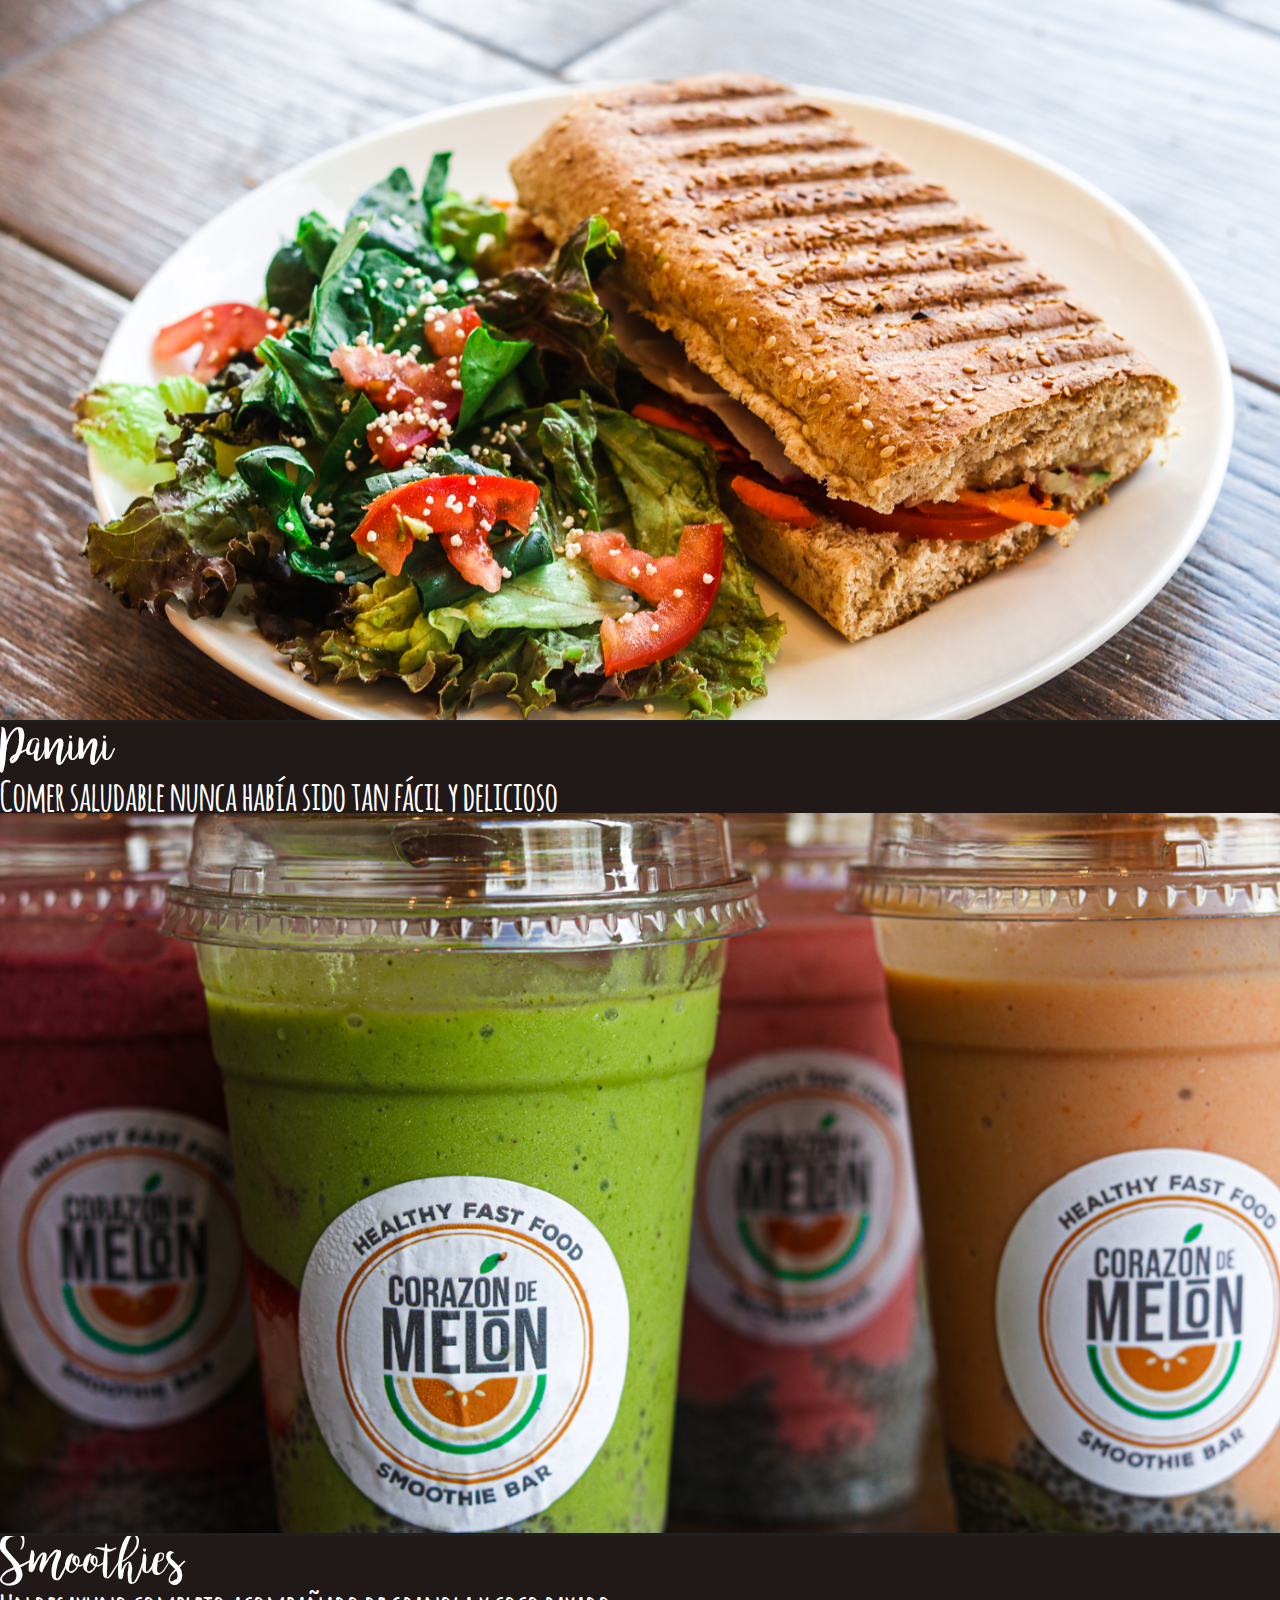
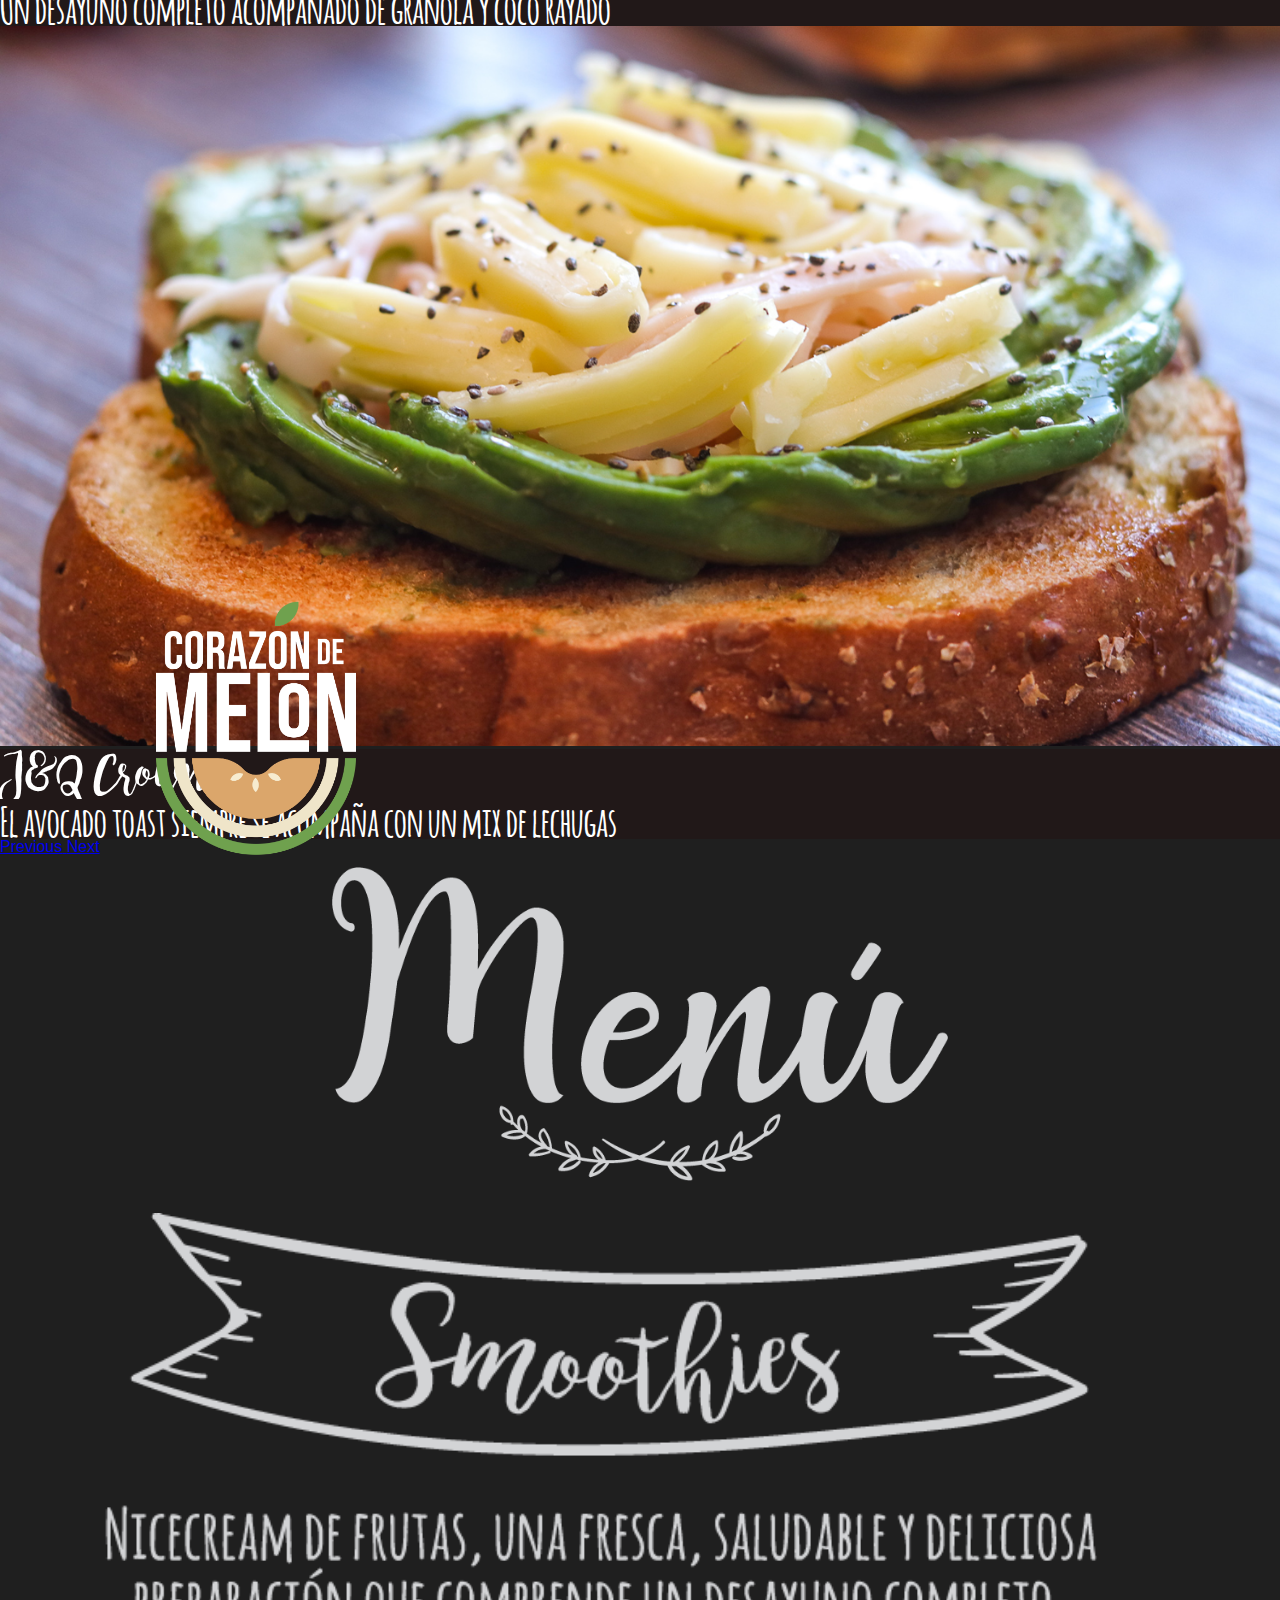
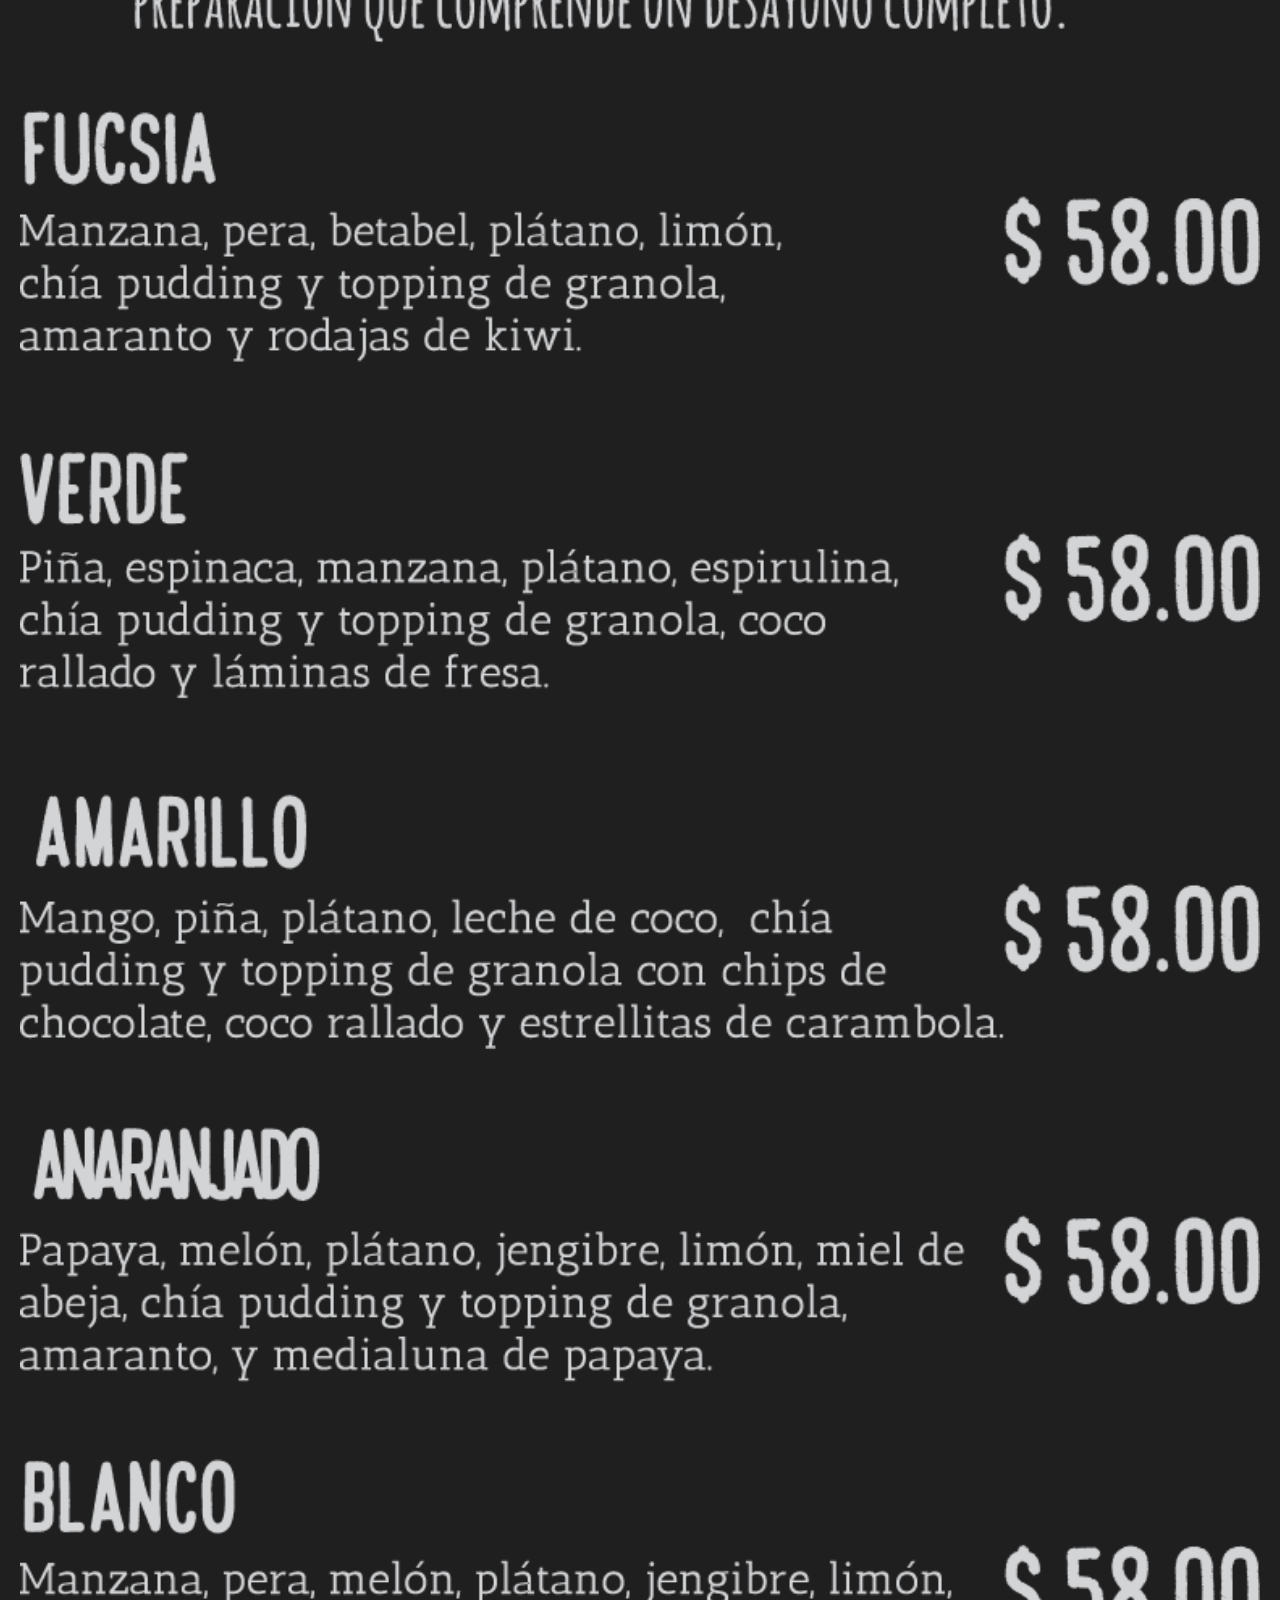
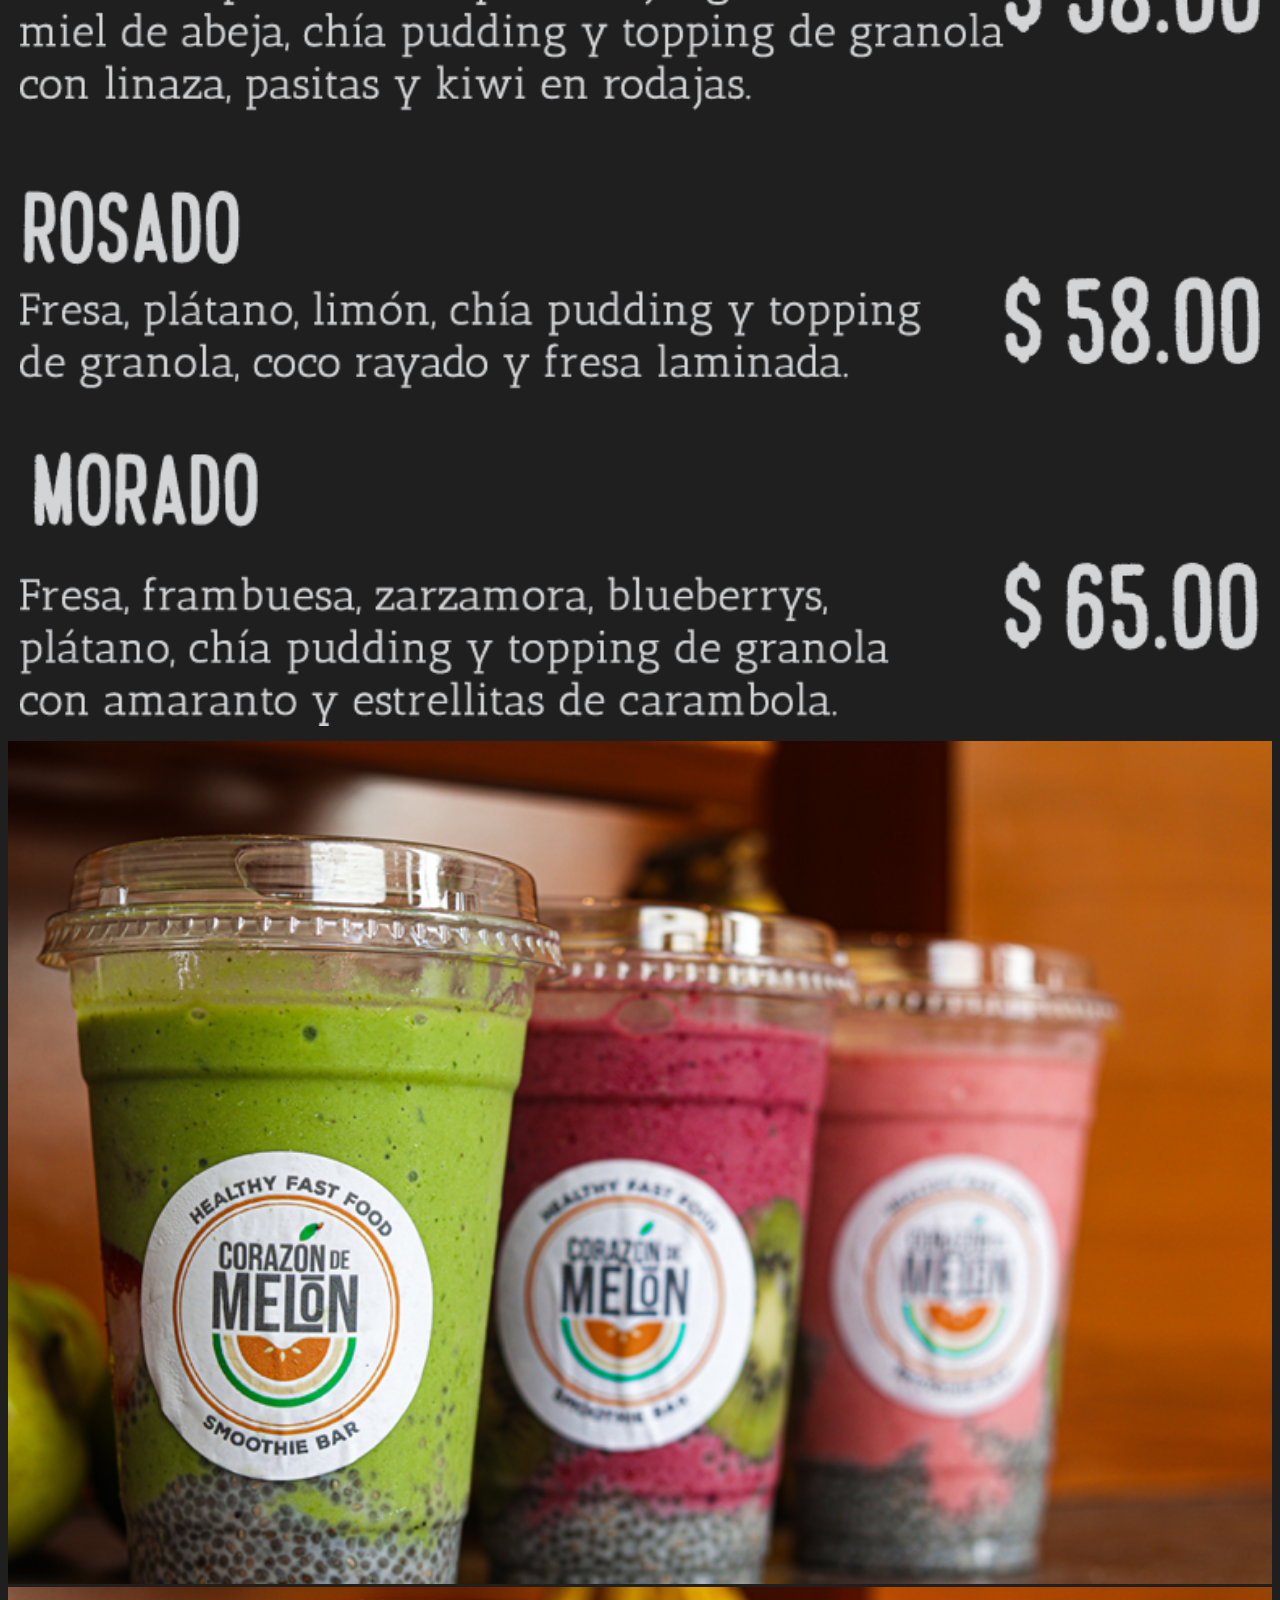
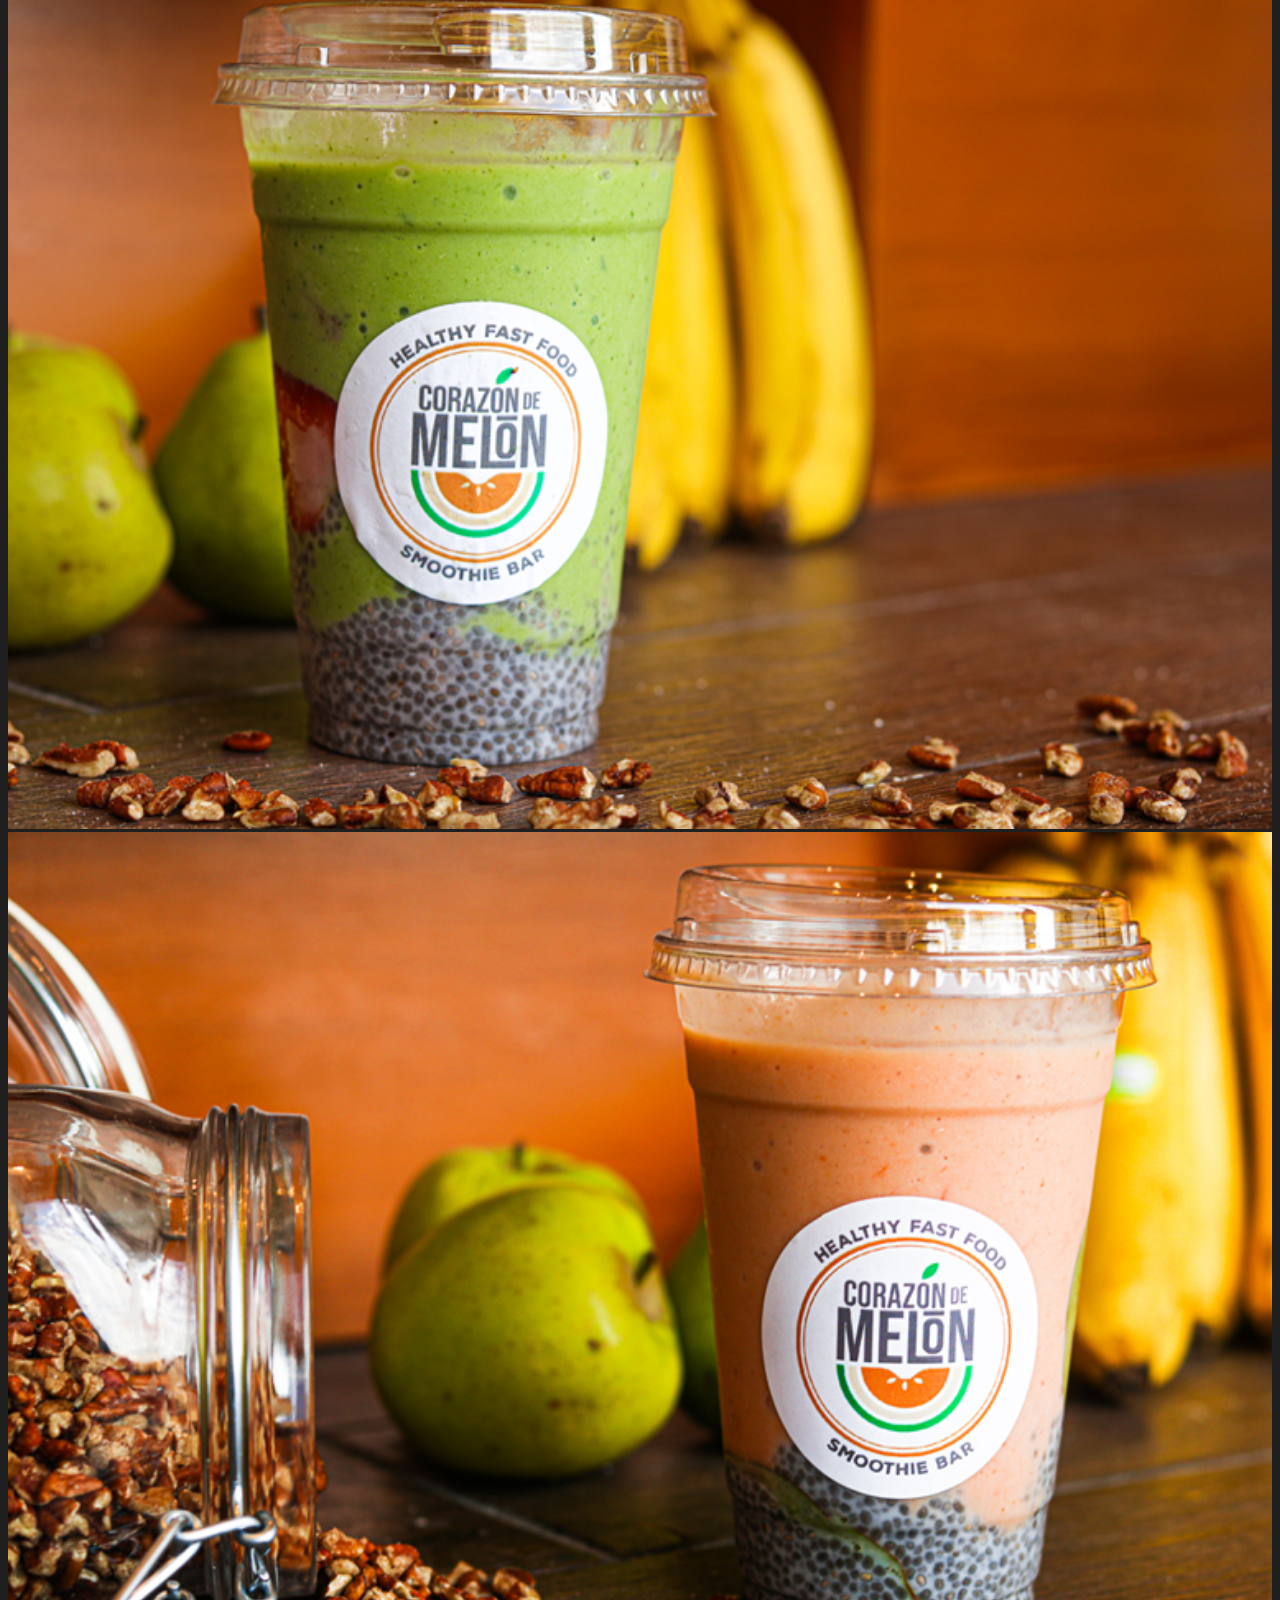
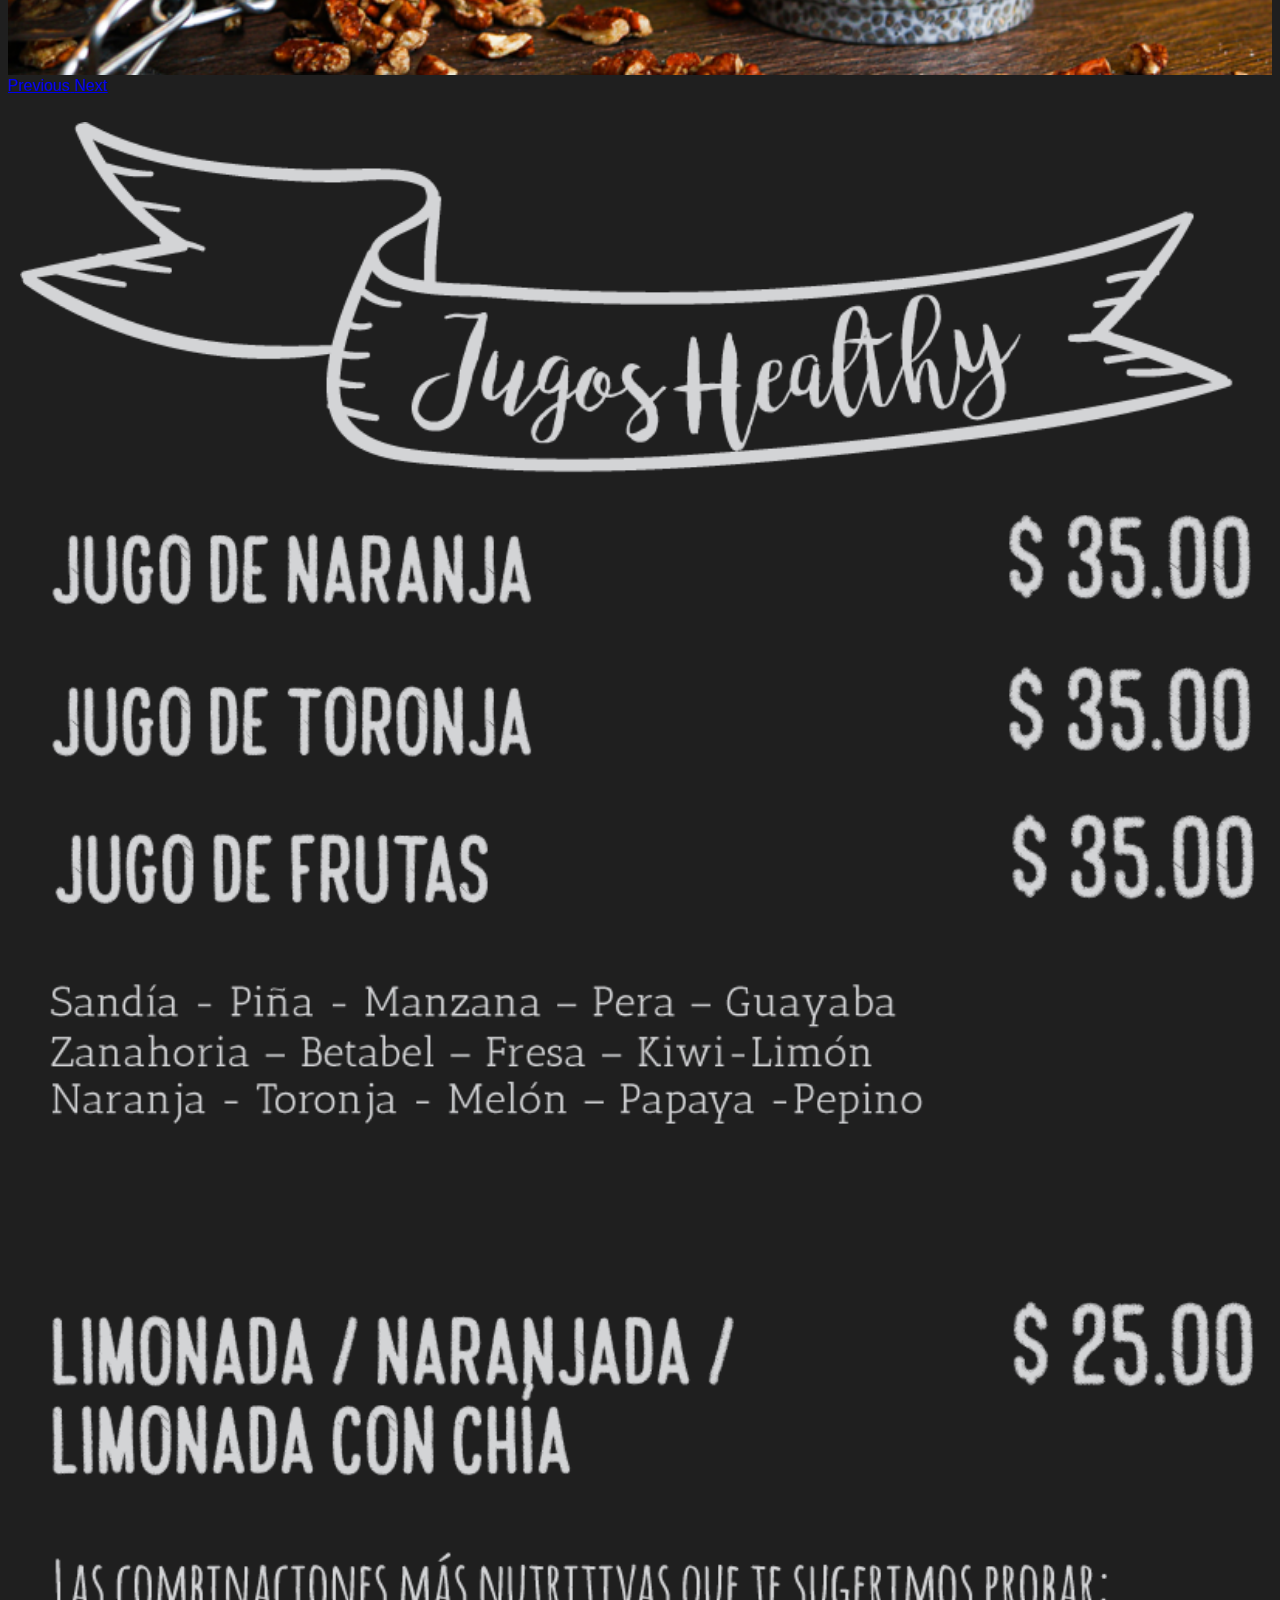
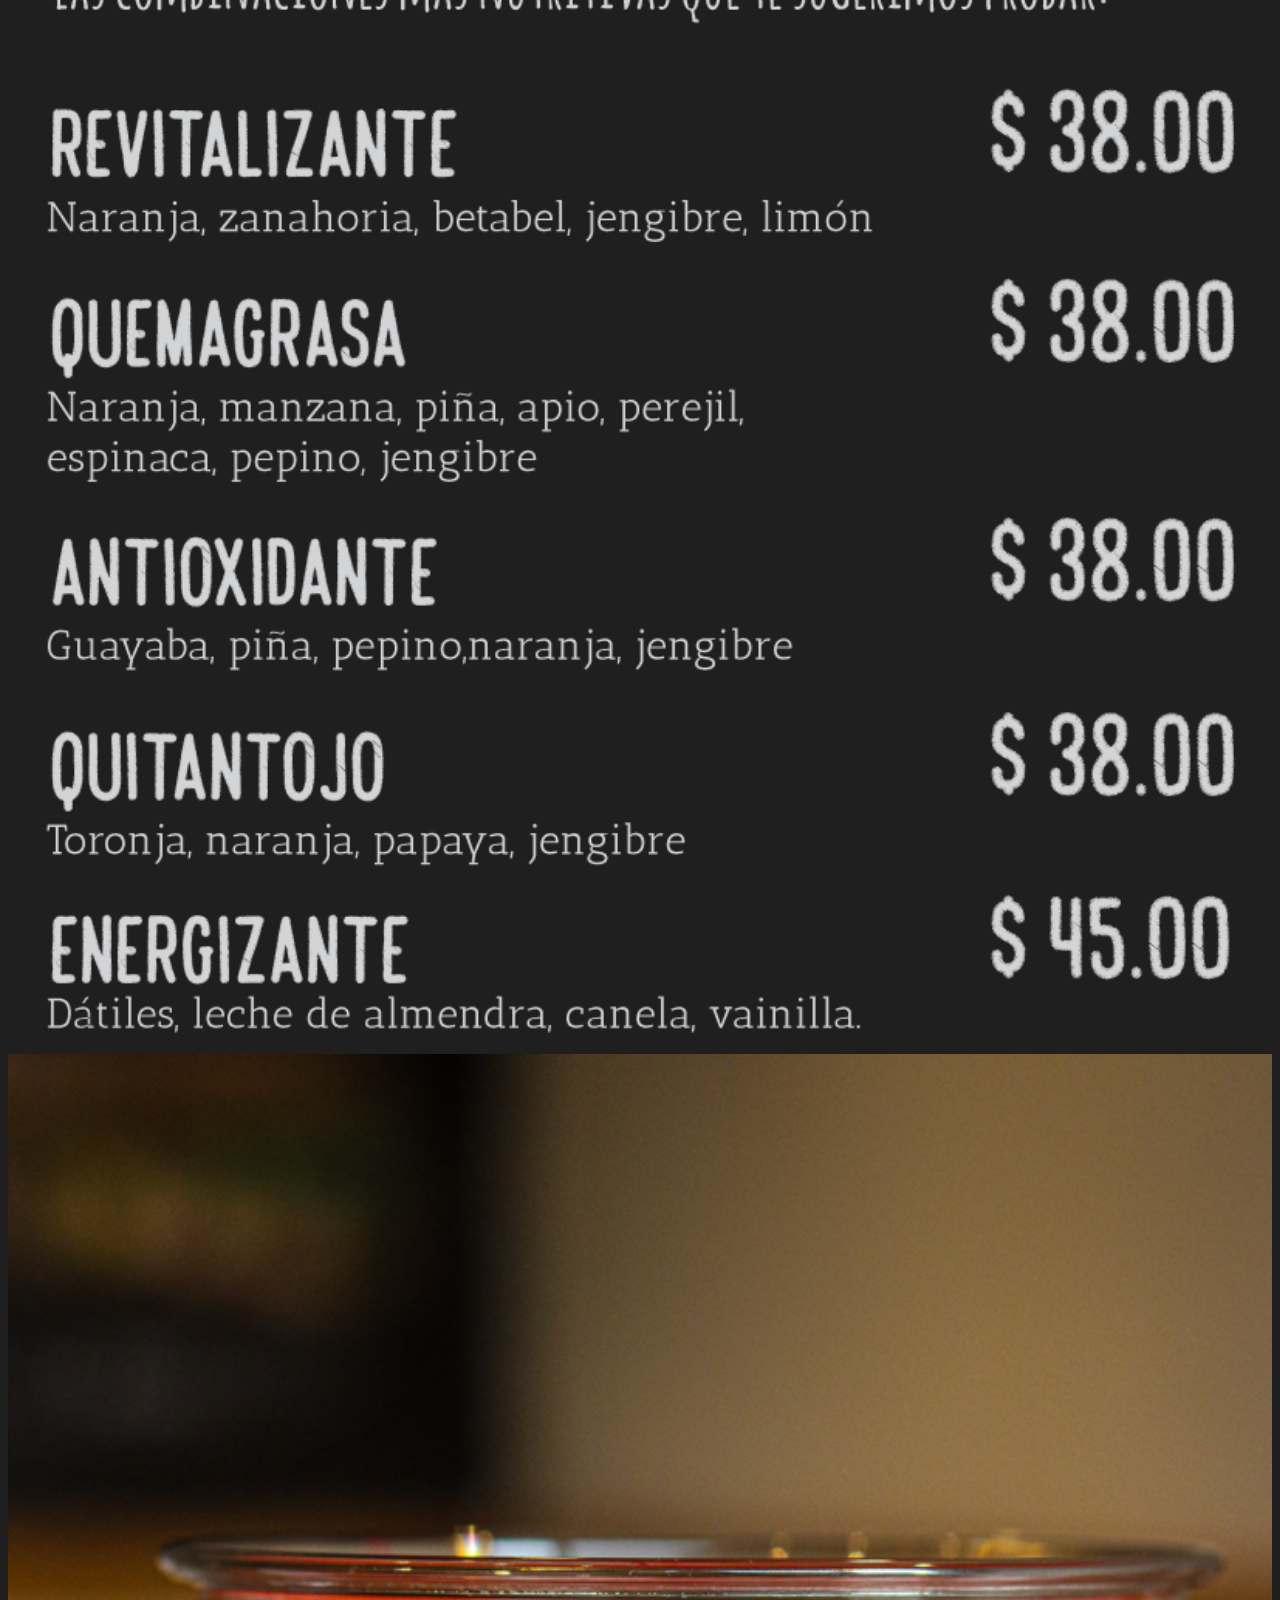
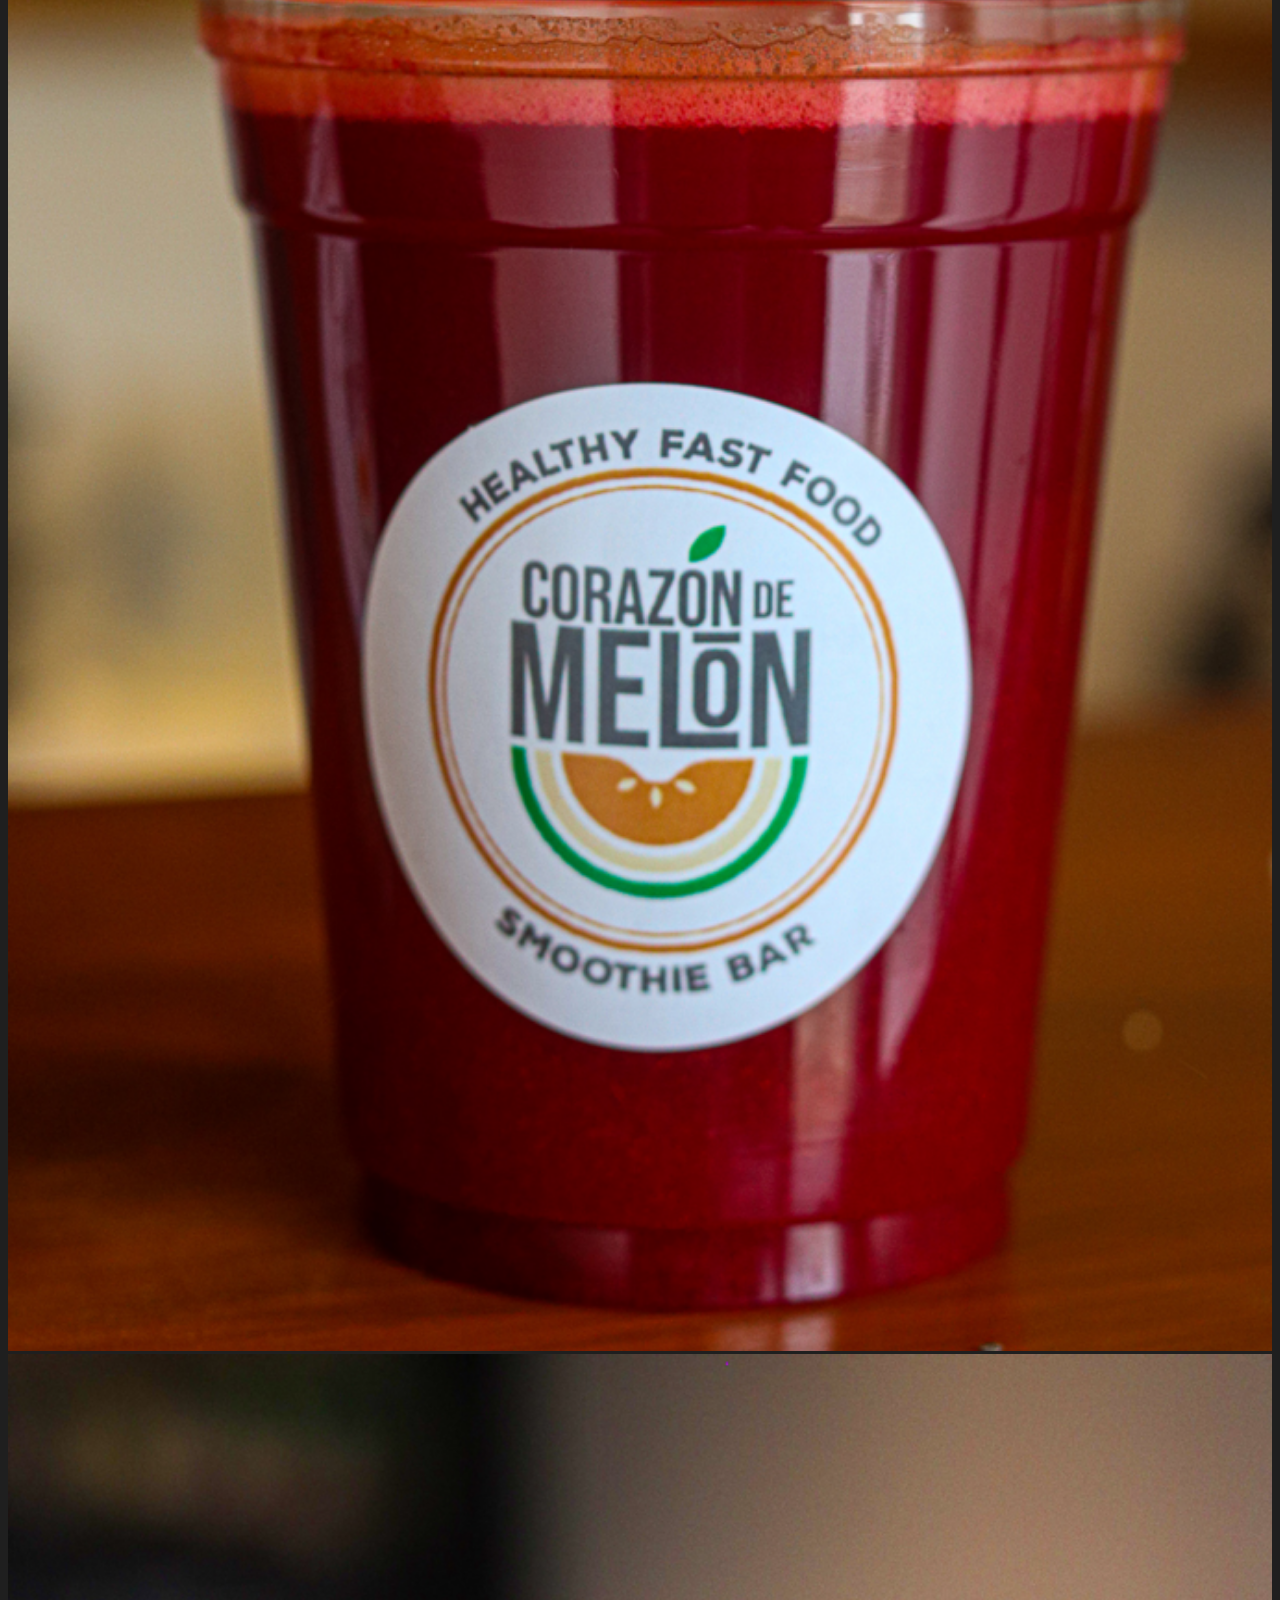
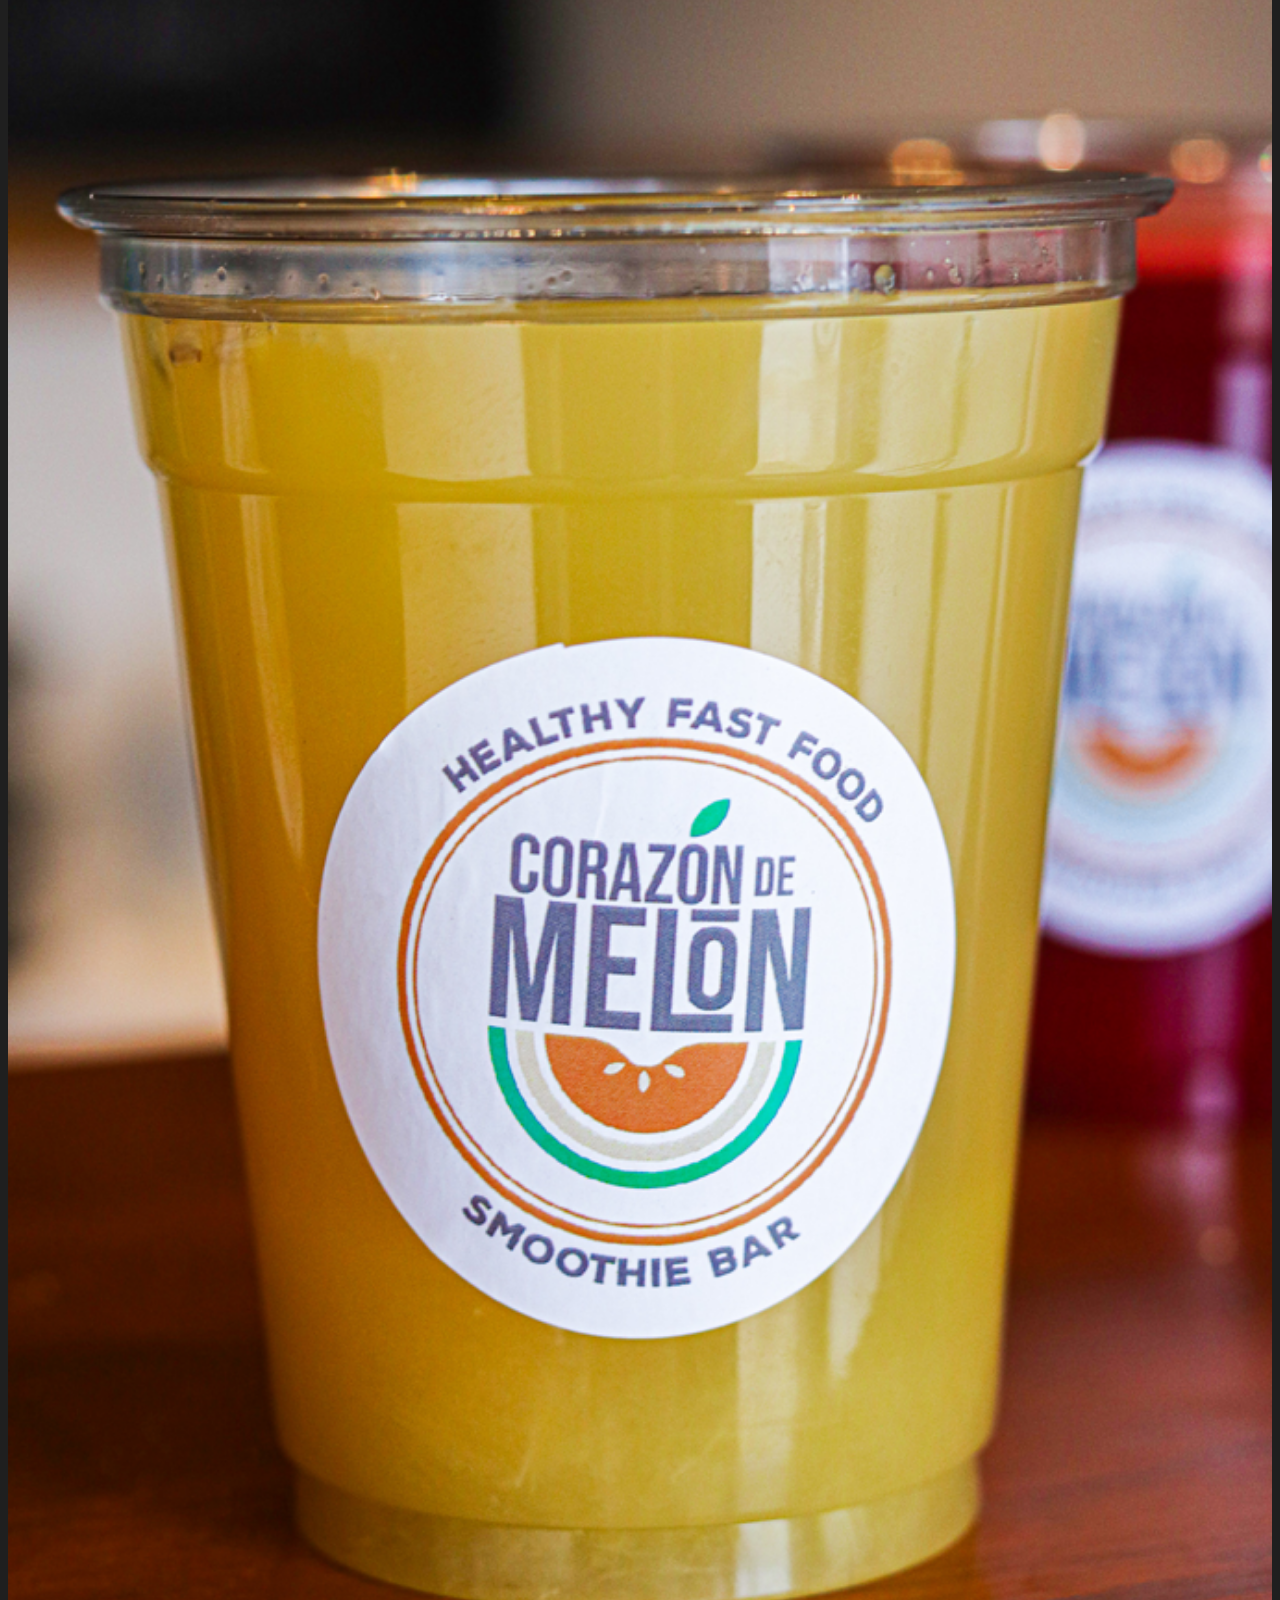
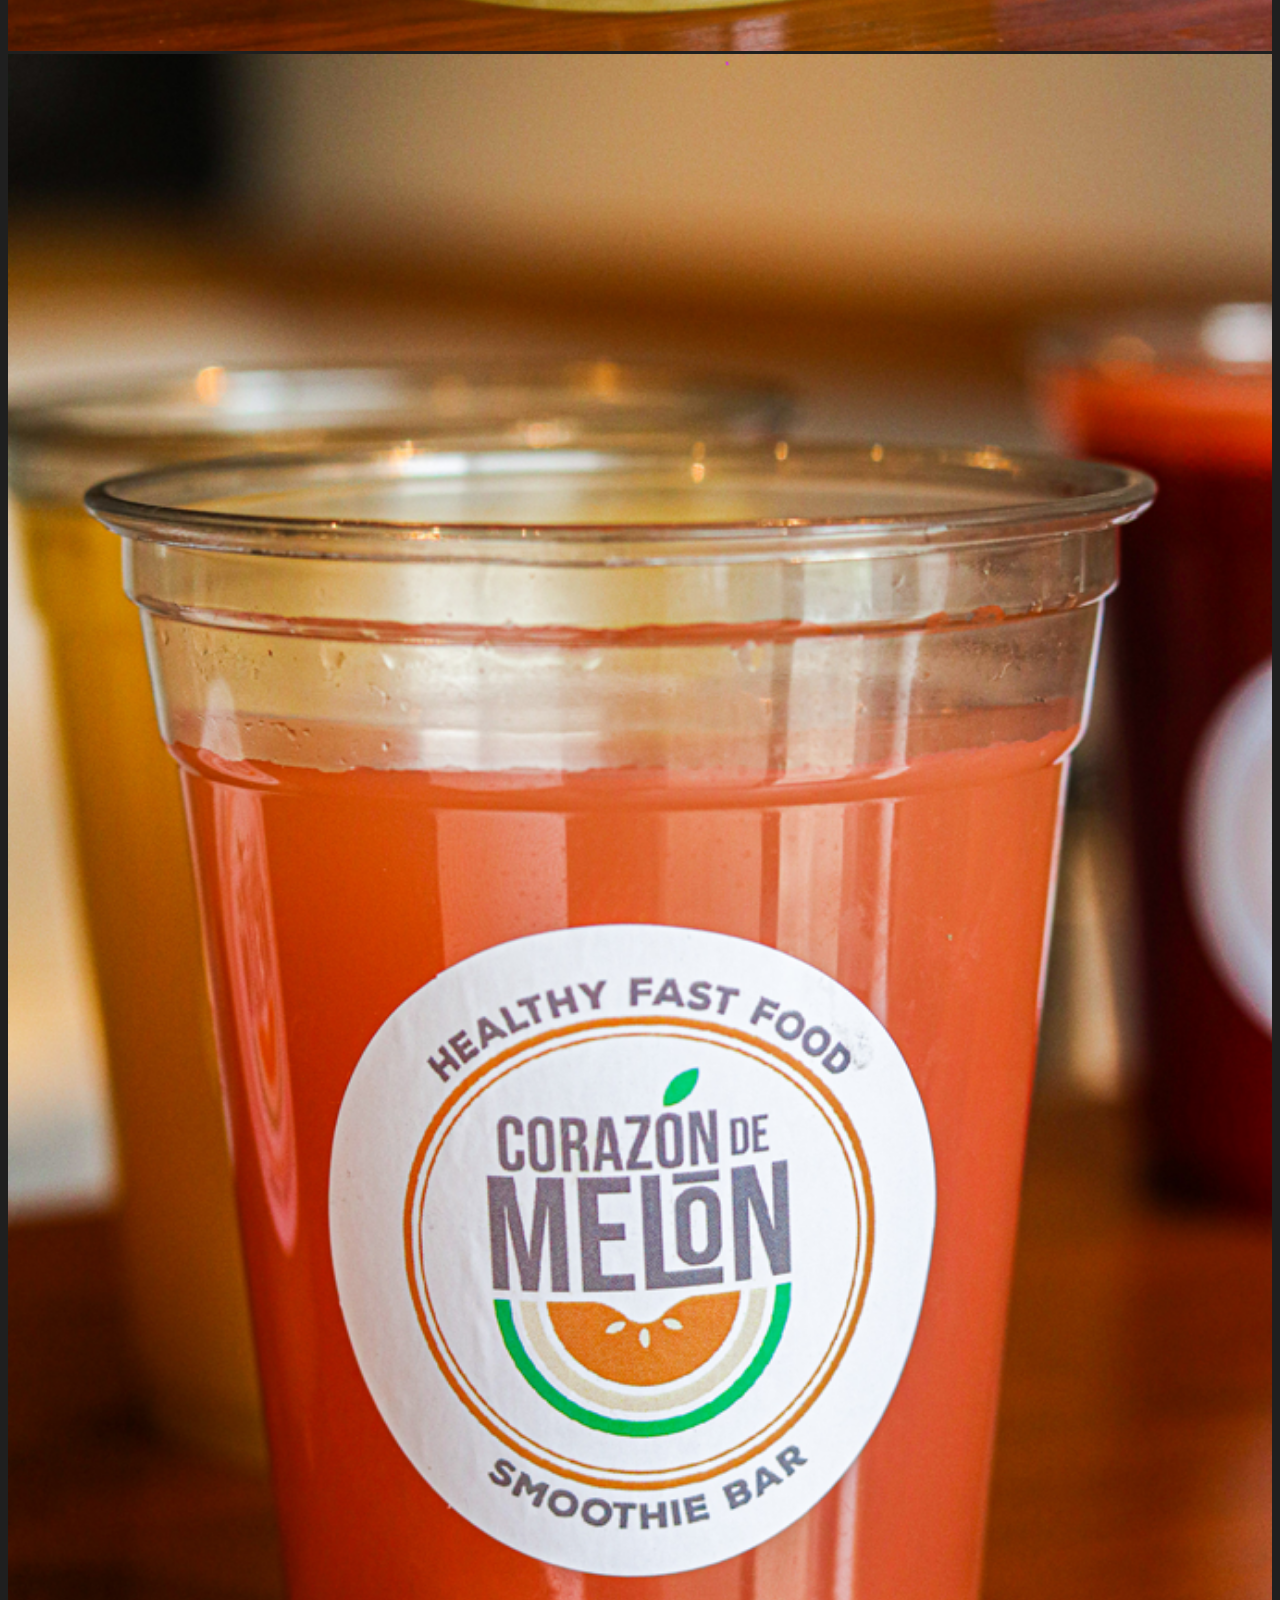
<file: index3.html>
<!DOCTYPE html>
<html lang="es">

<head>
  <meta charset="utf-8">
  <meta name="author" content="Jessica Michelle Farias Rosado" />
  <meta name="viewport" content="width=device-width, initial-scale=1.0" />
  <link rel="shortcut icon" href="assets/menu_images/logo.png">
  <link rel="stylesheet" href="assets/styles/css/reset.css">
  <link rel="stylesheet" href="https://stackpath.bootstrapcdn.com/bootstrap/4.5.0/css/bootstrap.min.css" integrity="sha384-9aIt2nRpC12Uk9gS9baDl411NQApFmC26EwAOH8WgZl5MYYxFfc+NcPb1dKGj7Sk" crossorigin="anonymous">
  <link rel="stylesheet" href="assets/styles/css/fonts.css">
  <link rel="stylesheet" href="assets/styles/css/style.css">
  <link rel="stylesheet" href="assets/styles/css/heard.css">

  <title>Corazon de melon</title>
</head>

<body>
  <!-- HEADER -->
  
  <h1>Corazón de melon </h1>
  <!-- <picture>
    <source class="w-100 img-carousel" media="(max-width:440px)" srcset="assets/images/xs/S_Verde.png">
    <source class="w-100 img-carousel" media="(max-width:760px)" srcset="assets/images/xs/S_Rosado.png">
  <img class="w-100 img-carousel" src="assets/images/lg/IMG_2389.png" alt="panini" >
</picture> -->

  <header>
    
    <div class="relative-space">
      <div id="slide_in" class="carousel slide center w-100 z-1" data-ride="carousel">
        <ol class="carousel-indicators">
          <li data-target="#slide_in" data-slide-to="0" class="active"></li>
          <li data-target="#slide_in" data-slide-to="1"></li>
          <li data-target="#slide_in" data-slide-to="2"></li>
        </ol>
        <div class="carousel-inner">
          <div class="carousel-item active">
            <picture>
                <source class="w-100 img-carousel" media="(max-width:440px)" srcset="assets/images/xs/IMG_2389.png">
                <source class="w-100 img-carousel" media="(max-width:760px)" srcset="assets/images/sm/IMG_2389.png">
              <img class="w-100 img-carousel" src="assets/images/lg/IMG_2389.png" alt="panini" >
            </picture>
            <div class="carousel-caption d-none d-md-block">
              <h5 class="z-3 title">Panini</h5>
              <p class="msj">Comer saludable nunca había sido tan fácil y delicioso</p>
            </div>
          </div>
          <div class="carousel-item">
            <picture>
              <source class="w-100 img-carousel" media="(max-width:440px)" srcset="assets/images/xs/IMG_2515.png">
              <source class="w-100 img-carousel" media="(max-width:760px)" srcset="assets/images/sm/IMG_2515.png">
              <img class="w-100 img-carousel" src="assets/images/lg/IMG_2515.png" alt="smoothies" >
            </picture>

            <div class="carousel-caption d-none d-md-block">
              <h5 class="z-3 title">Smoothies</h5>
              <p class="msj">Un desayuno completo acompañado de granola y coco rayado</p>
            </div>
          </div>
          <div class="carousel-item">
            <picture>
              <source class="w-100 img-carousel" media="(max-width:440px)" srcset="assets/images/xs/IMG_2232.png">
              <source class="w-100 img-carousel" media="(max-width:768px)" srcset="assets/images/sm/IMG_2232.png">
              <img class="w-100 img-carousel" src="assets/images/lg/IMG_2232.png" alt="avocado toast J&Q" >
            </picture>
            <div class="carousel-caption d-none d-md-block">
              <h5 class="z-3 title">J&Q Crown</h5>
              <p class="msj">El avocado toast siempre se acompaña con un mix de lechugas</p>
            </div>
          </div>
        </div>
        <a class="carousel-control-prev" href="#slide_in" role="button" data-slide="prev">
          <span class="carousel-control-prev-icon" aria-hidden="true"></span>
          <span class="sr-only">Previous</span>
        </a>
        <a class="carousel-control-next" href="#slide_in" role="button" data-slide="next">
          <span class="carousel-control-next-icon" aria-hidden="true"></span>
          <span class="sr-only">Next</span>
        </a>
      </div>
      <img class="w-25 bottom-20 z-2 logo" src="assets/menu_images/Menu_title.png" alt="LOGO CORAZON">
    </div>
  </header>
  <!-- MENU -->
  <div class="container">
    <div class="flex-center-center">
      <img class="img-size-cover p-3 w-50" src="assets/menu_images/Menu_title2.png" alt="Menú titlle">
    </div>
  </div>

  <div class="container">
    <div class="row">
      <!-- SMOOTHIES DIV MENU AND SLIDER -->
      <div class="col-lg-6 col-md-6 col-sm-12 p-2">
        <img class="w-100 p-3" src="assets/menu_images/smoothies.png" alt="menu smoothies">
        <!-- <div class=menu_colection>
          <div>
            <p class="menu_subtitle">NICECREAM DE FRUTAS, UNA FRESCA, SALUDABLE Y DELICIOSA PREPARACIÓN QUE COMPRENDE UN
              DESAYUNO COMPLETO</p>
            <div>
              <h2>FUCSIA</h2>
              <p class="menu_content">Manzana, pera, betabel, plátano, limón, chía pudin y topping de granola, amaranto
                y rodajas de kiwi</p>
              <p class="price">$58</p>
            </div>
            <div>
              <h2>VERDE</h2>
              <p class="menu_content">Piña, espinaca, manzana, plátano, espirulina, chía pudding y topping de granola,
                coco rallado y láminas de fresa</p>
              <p class="price">$58</p>
            </div>
            <div>
              <h2>AMARILLO</h2>
              <p class="menu_content">Mango, piña, plátano, leche de coco, chía pudding y topping de granola con chips
                de chocolate, coco rallado y estrellitas de carambola.</p>
              <p class="price">$58</p>
            </div>
            <div>
              <h2>ANARANJADO</h2>
              <p class="menu_content">Papaya, melón, plátano, leche de coco chía pudding y topping de granola con chips
                de chocolate, coco rallado y estrellistas de carambola</p>
              <p class="price">$58</p>
            </div>
            <div>
              <h2>BLANCO</h2>
              <p class="menu_content">Manzana, pera, melón, plátano, jengibre, limón, miel de abeja, chía pudding y
                topping de granola, coco rayado y fresa laminada.</p>
              <p class="price">$58</p>
            </div>
            <div>
              <h2>ROSADO</h2>
              <p class="menu_content">Fresa, plátano, limón, chía pudding y topping de granola, coco rallado y fresa
                laminada</p>
              <p class="price">$58</p>
            </div>
            <div>
              <h2>MORADO</h2>
              <p class="menu_content">Fresa, frambuesa, zarzamora, blueberrys, plátano, chía pudding y topping de
                granola con amaranto y estrellitas de carambola.</p>
              <p class="price">$65</p>
            </div>
          </div>
        </div> -->
        <div class="carrousel-section">
          <div id="slide_in2" class="carousel slide center w-100 z-2" data-ride="carousel">
            <ol class="carousel-indicators">
              <li data-target="#slide_in2" data-slide-to="0" class="active"></li>
              <li data-target="#slide_in2" data-slide-to="1"></li>
              <li data-target="#slide_in2" data-slide-to="2"></li>
            </ol>
            <div class="carousel-inner">
              <div class="carousel-item active">
                <picture>
                  <source class="w-100" media="(max-width:440px)" srcset="assets/images/xs/S_Rosado.png">
                  <source class="w-100" media="(max-width:768px)" srcset="assets/images/sm/S_Rosado.png">
                  <img class="w-100" src="assets/images/sm/S_Rosado.png" alt="Flowers" >
                </picture>

              </div>
              <div class="carousel-item">
                <picture>
                  <source class="w-100" media="(max-width:440px)" srcset="assets/images/xs/S_Verde.png">
                  <source class="w-100" media="(max-width:768px)" srcset="assets/images/sm/S_Verde.png">
                  <img class="w-100" src="assets/images/sm/S_Verde.png" alt="Flowers" >
                </picture>

                <div class="carousel-caption d-none d-md-block">
                  <h5></h5>
                  <p></p>
                </div>
              </div>
              <div class="carousel-item">
                <picture>
                  <source class="w-100" media="(max-width:440px)" srcset="assets/images/xs/S_Naranja.png">
                  <source class="w-100" media="(max-width:768px)" srcset="assets/images/sm/S_Naranja.png">
                  <img class="w-100" src="assets/images/sm/S_Naranja.png" alt="Flowers" >
                </picture>
              </div>
            </div>
            <a class="carousel-control-prev" href="#slide_in2" role="button" data-slide="prev">
              <span class="carousel-control-prev-icon" aria-hidden="true"></span>
              <span class="sr-only">Previous</span>
            </a>
            <a class="carousel-control-next" href="#slide_in2" role="button" data-slide="next">
              <span class="carousel-control-next-icon" aria-hidden="true"></span>
              <span class="sr-only">Next</span>
            </a>
          </div>
        </div>
      </div>
      <!-- JUGOS DIV MENU AND SLIDER-->
      <div class="col-lg-6 col-md-6 col-sm-12 p-2">
        <img class="w-100 p-3 " src="assets/menu_images/jugos.png" alt="">
        
<!-- <div class=menu_colection>
          <div>
            <p class="menu_subtitle">NICECREAM DE FRUTAS, UNA FRESCA, SALUDABLE Y DELICIOSA PREPARACIÓN QUE COMPRENDE UN
              DESAYUNO COMPLETO</p>
            <div>
              <h2>FUCSIA</h2>
              <div>
                <p class="menu_content">Manzana, pera, betabel, plátano, limón, chía pudin y topping de granola, amaranto
                  y rodajas de kiwi</p>
                <p class="price">$58</p>
              </div>
            </div>
            <div>
              <h2>VERDE</h2>
              <p class="menu_content">Piña, espinaca, manzana, plátano, espirulina, chía pudding y topping de granola,
                coco rallado y láminas de fresa</p>
              <p class="price">$58</p>
            </div>
            <div>
              <h2>AMARILLO</h2>
              <p class="menu_content">Mango, piña, plátano, leche de coco, chía pudding y topping de granola con chips
                de chocolate, coco rallado y estrellitas de carambola.</p>
              <p class="price">$58</p>
            </div>
            <div>
              <h2>ANARANJADO</h2>
              <p class="menu_content">Papaya, melón, plátano, leche de coco chía pudding y topping de granola con chips
                de chocolate, coco rallado y estrellistas de carambola</p>
              <p class="price">$58</p>
            </div>
            <div>
              <h2>BLANCO</h2>
              <p class="menu_content">Manzana, pera, melón, plátano, jengibre, limón, miel de abeja, chía pudding y
                topping de granola, coco rayado y fresa laminada.</p>
              <p class="price">$58</p>
            </div>
            <div>
              <h2>ROSADO</h2>
              <p class="menu_content">Fresa, plátano, limón, chía pudding y topping de granola, coco rallado y fresa
                laminada</p>
              <p class="price">$58</p>
            </div>
            <div>
              <h2>MORADO</h2>
              <p class="menu_content">Fresa, frambuesa, zarzamora, blueberrys, plátano, chía pudding y topping de
                granola con amaranto y estrellitas de carambola.</p>
              <p class="price">$65</p>
            </div>
          </div>
        </div> -->

        <div class="jugos">
          <div id="slide_in3" class="carousel slide center w-100 z-2" data-ride="carousel">
            <ol class="carousel-indicators">
              <li data-target="#slide_in3" data-slide-to="0" class="active"></li>
              <li data-target="#slide_in3" data-slide-to="1"></li>
              <li data-target="#slide_in3" data-slide-to="2"></li>
              <li data-target="#slide_in3" data-slide-to="3"></li>
            </ol>
            <div class="carousel-inner">
              <div class="carousel-item active">
                <picture>
                  <source class="w-100" media="(max-width:440px)" srcset="assets/images/xs/j_rojo.png">
                  <source class="w-100" media="(max-width:768px)" srcset="assets/images/sm/j_rojo.png">
                  <img class="w-100" src="assets/images/sm/j_rojo.png" alt="jugo rojo" >
                </picture>
              </div>
              <div class="carousel-item">
                <picture>
                  <source class="w-100" media="(max-width:440px)" srcset="assets/images/xs/j_amarillo.png">
                  <source class="w-100" media="(max-width:768px)" srcset="assets/images/sm/j_amarillo.png">
                  <img class="w-100" src="assets/images/sm/j_amarillo.png" alt="jugo amarillo" >
                </picture>
              </div>
              <div class="carousel-item">
                <picture>
                  <source class="w-100" media="(max-width:440px)" srcset="assets/images/xs/j_anaranjado.png">
                  <source class="w-100" media="(max-width:768px)" srcset="assets/images/sm/j_anaranjado.png">
                  <img class="w-100" src="assets/images/sm/j_anaranjado.png" alt="jugo quitantojo" >
                </picture>
              </div>
              <div class="carousel-item">
                <picture>
                  <source class="w-100" media="(max-width:440px)" srcset="assets/images/xs/j_datil.png">
                  <source class="w-100" media="(max-width:768px)" srcset="assets/images/sm/j_datil.png">
                  <img class="w-100" src="assets/images/sm/j_datil.png" alt="jugo energizante" >
                </picture>
              </div>
            </div>
            <a class="carousel-control-prev" href="#slide_in3" role="button" data-slide="prev">
              <span class="carousel-control-prev-icon" aria-hidden="true"></span>
              <span class="sr-only">Previous</span>
            </a>
            <a class="carousel-control-next" href="#slide_in3" role="button" data-slide="next">
              <span class="carousel-control-next-icon" aria-hidden="true"></span>
              <span class="sr-only">Next</span>
            </a>
          </div>
        </div>
      </div>

    </div>
    <!-- ROW WAFFLE SALAD-->
    <div class="row">
      <!-- CANASTA WAFFLE SECTION -->
      <div class="col-lg-6 col-md-6 col-sm-12 p-2">
        <div class="">
          <img class="w-100 p-3" src="assets/menu_images/canasta.png" alt="canasta">
          <picture>
            <source class="w-100" media="(max-width:440px)" srcset="assets/images/xs/canastaJQ.png">
            <source class="w-100" media="(max-width:768px)" srcset="assets/images/sm/canastaJQ.png">
            <img class="w-100" src="assets/images/sm/canastaJQ.png" alt="canasta waffle" >
          </picture>
        </div>
      </div>
      <!-- SALAD FRUIT SECTION-->
      <div class="col-lg-6 col-md-6 col-sm-12 p-2 flex-center-center flex-column">
        <img class="w-100 p-3" src="assets/menu_images/ensaladas_fruta.png" alt="">
        <picture>
          <source class="w-100" media="(max-width:440px)" srcset="assets/images/xs/frut.png">
          <source class="w-100" media="(max-width:768px)" srcset="assets/images/sm/frut.png">
          <img class="w-100" src="assets/images/sm/frut.png" alt="ensalada frutal" >
        </picture>
        
      </div>
    </div>
    <!-- ROW AVOCADO SALAD-->
    <div class="row">
      <!-- ACOVADO TOAST SECTION-->
      <div class="col-sm-12 col-lg-6 col-md-6">
        <img class="w-100 p-3" src="assets/menu_images/avocados.png" alt="">
        <img class="w-100 p-3" src="assets/images/JQcrown.png" alt="">
      </div>
      <!-- ENSALADA VERDE SECTION -->
      <div class="col-sm-12 col-lg-6 col-md-6 ">
        <img class="w-100 p-3" src="assets/menu_images/ensalada_verde.png" alt="">
        <div id="slide_in4" class="carousel slide center w-100 z-2" data-ride="carousel">
          <ol class="carousel-indicators">
            <li data-target="#slide_in4" data-slide-to="0" class="active"></li>
            <li data-target="#slide_in4" data-slide-to="1"></li>
            <li data-target="#slide_in4" data-slide-to="2"></li>
          </ol>
          <div class="carousel-inner">
            <div class="carousel-item active">
              <picture>
                <source class="w-100" media="(max-width:440px)" srcset="assets/images/xs/e_goth.png">
                <source class="w-100" media="(max-width:768px)" srcset="assets/images/sm/e_goth.png">
                <img class="w-100" src="assets/images/sm/e_goth.png" alt="ensalada goth" >
              </picture>
            </div>
            <div class="carousel-item">
              <picture>
                <source class="w-100" media="(max-width:440px)" srcset="assets/images/xs/e_citrica.png">
                <source class="w-100" media="(max-width:768px)" srcset="assets/images/sm/e_citrica.png">
                <img class="w-100" src="assets/images/sm/e_citrica.png" alt="ensalada citrica" >
              </picture>
            </div>
            <div class="carousel-item">
              <picture>
                <source class="w-100" media="(max-width:440px)" srcset="assets/images/xs/e_rollitos.png">
                <source class="w-100" media="(max-width:768px)" srcset="assets/images/sm/e_rollitos.png">
                <img class="w-100" src="assets/images/sm/e_rollitos.png" alt="ensalada rollitos" >
              </picture>
              
            </div>
          </div>
          <a class="carousel-control-prev" href="#slide_in4" role="button" data-slide="prev">
            <span class="carousel-control-prev-icon" aria-hidden="true"></span>
            <span class="sr-only">Previous</span>
          </a>
          <a class="carousel-control-next" href="#slide_in4" role="button" data-slide="next">
            <span class="carousel-control-next-icon" aria-hidden="true"></span>
            <span class="sr-only">Next</span>
          </a>
        </div>
      </div>
    </div>
    <!-- ROW PANINIS-->
    <div class="row">
      <!-- PANINIS SECTION-->
      <div class="relative-space col-lg-6 col-md-6 col-sm-12 p-2">
        <img class="w-100 p-3" src="assets/menu_images/paninis.png" alt="">
        <picture>
          <source class="w-100" media="(max-width:440px)" srcset="assets/images/xs/panini.png">
          <source class="w-100" media="(max-width:768px)" srcset="assets/images/sm/panini.png">
          <img class="w-100" src="assets/images/sm/panini.png" alt="panini">
        </picture>
      </div>
      <!-- CAFES SECTION -->
      <div class="col-lg-6 col-md-6 col-sm-12">
        <div class="h-100">
          <div class="flex-center-center flex-column">
            <img class="p-3 w-100" src="assets/menu_images/cafes.png" alt="">
            <picture>
                <source class="w-100" media="(max-width:440px)" srcset="assets/images/xs/cafecito2.png">
                <source class="w-100" media="(max-width:768px)" srcset="assets/images/sm/cafecito2.png">
              <img class="w-100" src="assets/images/sm/cafecito2.png" alt="ensalada rollitos" >
            </picture>
            
          </div>
        </div>
      </div>



    </div>

    <!--ROW CREDIT-->
    <div class="row">
      <!-- PROMOTIONS -->
      <div class="col-lg-6 col-md-6 col-sm-12">
        <div class="w-100 p-1">
          <div class="promociones">
            <div id="slide_in5" class="carousel slide center w-100 z-2" data-ride="carousel">
              <ol class="carousel-indicators">
                <li data-target="#slide_in5" data-slide-to="0" class="active"></li>
                <li data-target="#slide_in5" data-slide-to="1"></li>
                <li data-target="#slide_in5" data-slide-to="2"></li>
                <li data-target="#slide_in5" data-slide-to="3"></li>
                <li data-target="#slide_in5" data-slide-to="4"></li>
                <li data-target="#slide_in5" data-slide-to="5"></li>
              </ol>
              <div class="carousel-inner">
                <div class="carousel-item active">
                  <picture>
                    <source class="w-100" media="(max-width:440px)" srcset="assets/promo/xs/LUNES.png">
                    <source class="w-100" media="(max-width:768px)" srcset="assets/promo/sm/LUNES.png">
                    <img class="w-100" src="assets/promo/lg/LUNES.png" alt="Flowers" >
                  </picture>
                </div>
                <div class="carousel-item">
                  <picture>
                    <source class="w-100" media="(max-width:440px)" srcset="assets/promo/xs/MARTES.png">
                    <source class="w-100" media="(max-width:768px)" srcset="assets/promo/sm/MARTES.png">
                    <img class="w-100" src="assets/promo/lg/MARTES.png" alt="promocion martes" >
                  </picture>
                </div>
                <div class="carousel-item">
                  <picture>
                    <source class="w-100" media="(max-width:440px)" srcset="assets/promo/xs/MIERCOLES.png">
                    <source class="w-100" media="(max-width:768px)" srcset="assets/promo/sm/MIERCOLES.png">
                    <img class="w-100" src="assets/promo/lg/MIERCOLES.png" alt="promocion miercoles" >
                  </picture>
                </div>
                <div class="carousel-item">
                  <picture>
                    <source class="w-100" media="(max-width:440px)" srcset="assets/promo/xs/JUEVES.png">
                    <source class="w-100" media="(max-width:768px)" srcset="assets/promo/sm/JUEVES.png">
                    <img class="w-100" src="assets/promo/lg/JUEVES.png" alt="promocion jueves" >
                  </picture>
                </div>
                <div class="carousel-item">
                  <picture>
                    <source class="w-100" media="(max-width:440px)" srcset="assets/promo/xs/VIERNES.png">
                    <source class="w-100" media="(max-width:768px)" srcset="assets/promo/sm/VIERNES.png">
                    <img class="w-100" src="assets/promo/lg/VIERNES.png" alt="promocion viernes" >
                  </picture>
                </div>
                <div class="carousel-item">
                  <picture>
                    <source class="w-100" media="(max-width:440px)" srcset="assets/promo/xs/SABADO.png">
                    <source class="w-100" media="(max-width:768px)" srcset="assets/promo/sm/SABADO.png">
                    <img class="w-100" src="assets/promo/lg/SABADO.png" alt="sabados de paninis" >
                  </picture>
                </div>
              </div>
              <a class="carousel-control-prev" href="#slide_in5" role="button" data-slide="prev">
                <span class="carousel-control-prev-icon" aria-hidden="true"></span>
                <span class="sr-only">Previous</span>
              </a>
              <a class="carousel-control-next" href="#slide_in5" role="button" data-slide="next">
                <span class="carousel-control-next-icon" aria-hidden="true"></span>
                <span class="sr-only">Next</span>
              </a>
            </div>
          </div>
        </div>
      </div>
      <!-- CREDIT / DEBIT CART AND WHATSAPP-->
      <div class="col-lg-6 col-md-6 col-sm-12 p-2">
        <!-- WhatsAppp Button-->
        <div class="col-12">
          <button type="button" class="btn btn-success button-wp flex-center-center flex-row"
            onclick="window.location.href='https://wa.link/y3uomk';"> Ordena aqui
            <img class="maxw-25" src="assets/images/Whatsapp.png" alt="Whatsapp logo">
          </button>
        </div>
        <img class="w-100 p-5" src="assets/menu_images/tarjetas.png" alt="tarjetas">
      </div>

    </div>
  </div>
  <footer class="row">
    <!-- MAPS SECTION -->
    <div class="mapouter">
      <div class="gmap_canvas">
        <iframe width="100%" height="100%" id="gmap_canvas"
          src="https://maps.google.com/maps?q=Calle%201%E1%B4%B4%2C%C2%A0M%C3%A9rida%2C%20Yucat%C3%A1n&t=&z=17&ie=UTF8&iwloc=&output=embed"
          frameborder="0" scrolling="no" marginheight="0" marginwidth="0">
        </iframe>
      </div>
    </div>
  </footer>

  <script src="https://code.jquery.com/jquery-3.5.1.slim.min.js"
    integrity="sha384-DfXdz2htPH0lsSSs5nCTpuj/zy4C+OGpamoFVy38MVBnE+IbbVYUew+OrCXaRkfj" crossorigin="anonymous">
  </script>
  <script src="https://cdn.jsdelivr.net/npm/popper.js@1.16.0/dist/umd/popper.min.js"
    integrity="sha384-Q6E9RHvbIyZFJoft+2mJbHaEWldlvI9IOYy5n3zV9zzTtmI3UksdQRVvoxMfooAo" crossorigin="anonymous">
  </script>
  <script src="https://stackpath.bootstrapcdn.com/bootstrap/4.5.0/js/bootstrap.min.js"
    integrity="sha384-OgVRvuATP1z7JjHLkuOU7Xw704+h835Lr+6QL9UvYjZE3Ipu6Tp75j7Bh/kR0JKI" crossorigin="anonymous">
  </script>
</body>

</html>
</file>
<file: assets/styles/css/fonts.css>
@font-face {
  font-family: 'Agnetha';
  src: url(../fonts/Agnetha.ttf);
  font-size: normal;
  font-weight: normal;
}

@font-face {
  font-family: 'Amatic';
  src: url(../fonts/Amatic-Bold.ttf);
  font-size: normal;
  font-weight: bold;
}

@font-face {
  font-family: 'Bromello';
  src: url(../fonts/bromello-Regular.ttf);
  font-size: normal;
}
</file>
<file: assets/styles/css/style.css>
.p-1{padding:.25em}.p-2{padding:.5em}.p-3{padding:.75em}.p-4{padding:1em}.p-5{padding:1.25em}.p-6{padding:1.5em}.p-7{padding:1.75em}.p-8{padding:2em}.p-9{padding:2.25em}.p-10{padding:2.5em}.p-11{padding:2.75em}.p-12{padding:3em}.m-1{margin:.25em}.m-2{margin:.5em}.m-3{margin:.75em}.m-4{margin:1em}.m-5{margin:1.25em}.m-6{margin:1.5em}.m-7{margin:1.75em}.m-8{margin:2em}.m-9{margin:2.25em}.m-10{margin:2.5em}.m-11{margin:2.75em}.m-12{margin:3em}.w-25{width:25%}.w-50{width:50%}.w-75{width:75%}.w-100{width:100%}.w-125{width:125%}.w-150{width:150%}.w-175{width:175%}.w-200{width:200%}.w-225{width:225%}.w-250{width:250%}.w-275{width:275%}.w-300{width:300%}.h-25{height:25%}.h-50{height:50%}.h-75{height:75%}.h-100{height:100%}.h-125{height:125%}.h-150{height:150%}.h-175{height:175%}.h-200{height:200%}.h-225{height:225%}.h-250{height:250%}.h-275{height:275%}.h-300{height:300%}.maxw-25{max-width:25%}.maxw-50{max-width:50%}.maxw-75{max-width:75%}.maxw-100{max-width:100%}.maxw-125{max-width:125%}.maxw-150{max-width:150%}.maxw-175{max-width:175%}.maxw-200{max-width:200%}.maxw-225{max-width:225%}.maxw-250{max-width:250%}.maxw-275{max-width:275%}.maxw-300{max-width:300%}.flex-center-center{display:flex;justify-content:center;align-items:center}.flex-center-top{display:flex;justify-content:start;align-items:center;flex-direction:column}.flex-row{display:flex;flex-direction:row}.flex-column{display:flex;flex-direction:column}body{font-family:Aller,Arial,Helvetica,sans-serif;overflow-x:hidden;background-color:#1f1f1f}*{overflow-x:hidden}.b{font-weight:700}.relative-space{position:relative;top:0;left:0;height:auto;overflow:hidden}.relative-space .center{position:relative;top:50%;left:50%;transform:translate(-50%,0)}.relative-space .top-2{position:absolute;top:0;left:2%;transform:translate(-50%,0)}.relative-space .bottom-2{position:absolute;top:100%;left:2%;transform:translate(-50%,-100%)}.relative-space .center-2{position:absolute;top:50%;left:2%;transform:translate(-50%,-50%)}.relative-space .top-4{position:absolute;top:0;left:4%;transform:translate(-50%,0)}.relative-space .bottom-4{position:absolute;top:100%;left:4%;transform:translate(-50%,-100%)}.relative-space .center-4{position:absolute;top:50%;left:4%;transform:translate(-50%,-50%)}.relative-space .top-6{position:absolute;top:0;left:6%;transform:translate(-50%,0)}.relative-space .bottom-6{position:absolute;top:100%;left:6%;transform:translate(-50%,-100%)}.relative-space .center-6{position:absolute;top:50%;left:6%;transform:translate(-50%,-50%)}.relative-space .top-8{position:absolute;top:0;left:8%;transform:translate(-50%,0)}.relative-space .bottom-8{position:absolute;top:100%;left:8%;transform:translate(-50%,-100%)}.relative-space .center-8{position:absolute;top:50%;left:8%;transform:translate(-50%,-50%)}.relative-space .top-10{position:absolute;top:0;left:10%;transform:translate(-50%,0)}.relative-space .bottom-10{position:absolute;top:100%;left:10%;transform:translate(-50%,-100%)}.relative-space .center-10{position:absolute;top:50%;left:10%;transform:translate(-50%,-50%)}.relative-space .top-12{position:absolute;top:0;left:12%;transform:translate(-50%,0)}.relative-space .bottom-12{position:absolute;top:100%;left:12%;transform:translate(-50%,-100%)}.relative-space .center-12{position:absolute;top:50%;left:12%;transform:translate(-50%,-50%)}.relative-space .top-14{position:absolute;top:0;left:14%;transform:translate(-50%,0)}.relative-space .bottom-14{position:absolute;top:100%;left:14%;transform:translate(-50%,-100%)}.relative-space .center-14{position:absolute;top:50%;left:14%;transform:translate(-50%,-50%)}.relative-space .top-16{position:absolute;top:0;left:16%;transform:translate(-50%,0)}.relative-space .bottom-16{position:absolute;top:100%;left:16%;transform:translate(-50%,-100%)}.relative-space .center-16{position:absolute;top:50%;left:16%;transform:translate(-50%,-50%)}.relative-space .top-18{position:absolute;top:0;left:18%;transform:translate(-50%,0)}.relative-space .bottom-18{position:absolute;top:100%;left:18%;transform:translate(-50%,-100%)}.relative-space .center-18{position:absolute;top:50%;left:18%;transform:translate(-50%,-50%)}.relative-space .top-20{position:absolute;top:0;left:20%;transform:translate(-50%,0)}.relative-space .bottom-20{position:absolute;top:100%;left:20%;transform:translate(-50%,-100%)}.relative-space .center-20{position:absolute;top:50%;left:20%;transform:translate(-50%,-50%)}.relative-space .top-22{position:absolute;top:0;left:22%;transform:translate(-50%,0)}.relative-space .bottom-22{position:absolute;top:100%;left:22%;transform:translate(-50%,-100%)}.relative-space .center-22{position:absolute;top:50%;left:22%;transform:translate(-50%,-50%)}.relative-space .top-24{position:absolute;top:0;left:24%;transform:translate(-50%,0)}.relative-space .bottom-24{position:absolute;top:100%;left:24%;transform:translate(-50%,-100%)}.relative-space .center-24{position:absolute;top:50%;left:24%;transform:translate(-50%,-50%)}.relative-space .top-26{position:absolute;top:0;left:26%;transform:translate(-50%,0)}.relative-space .bottom-26{position:absolute;top:100%;left:26%;transform:translate(-50%,-100%)}.relative-space .center-26{position:absolute;top:50%;left:26%;transform:translate(-50%,-50%)}.relative-space .top-28{position:absolute;top:0;left:28%;transform:translate(-50%,0)}.relative-space .bottom-28{position:absolute;top:100%;left:28%;transform:translate(-50%,-100%)}.relative-space .center-28{position:absolute;top:50%;left:28%;transform:translate(-50%,-50%)}.relative-space .top-30{position:absolute;top:0;left:30%;transform:translate(-50%,0)}.relative-space .bottom-30{position:absolute;top:100%;left:30%;transform:translate(-50%,-100%)}.relative-space .center-30{position:absolute;top:50%;left:30%;transform:translate(-50%,-50%)}.relative-space .top-32{position:absolute;top:0;left:32%;transform:translate(-50%,0)}.relative-space .bottom-32{position:absolute;top:100%;left:32%;transform:translate(-50%,-100%)}.relative-space .center-32{position:absolute;top:50%;left:32%;transform:translate(-50%,-50%)}.relative-space .top-34{position:absolute;top:0;left:34%;transform:translate(-50%,0)}.relative-space .bottom-34{position:absolute;top:100%;left:34%;transform:translate(-50%,-100%)}.relative-space .center-34{position:absolute;top:50%;left:34%;transform:translate(-50%,-50%)}.relative-space .top-36{position:absolute;top:0;left:36%;transform:translate(-50%,0)}.relative-space .bottom-36{position:absolute;top:100%;left:36%;transform:translate(-50%,-100%)}.relative-space .center-36{position:absolute;top:50%;left:36%;transform:translate(-50%,-50%)}.relative-space .top-38{position:absolute;top:0;left:38%;transform:translate(-50%,0)}.relative-space .bottom-38{position:absolute;top:100%;left:38%;transform:translate(-50%,-100%)}.relative-space .center-38{position:absolute;top:50%;left:38%;transform:translate(-50%,-50%)}.relative-space .top-40{position:absolute;top:0;left:40%;transform:translate(-50%,0)}.relative-space .bottom-40{position:absolute;top:100%;left:40%;transform:translate(-50%,-100%)}.relative-space .center-40{position:absolute;top:50%;left:40%;transform:translate(-50%,-50%)}.relative-space .top-42{position:absolute;top:0;left:42%;transform:translate(-50%,0)}.relative-space .bottom-42{position:absolute;top:100%;left:42%;transform:translate(-50%,-100%)}.relative-space .center-42{position:absolute;top:50%;left:42%;transform:translate(-50%,-50%)}.relative-space .top-44{position:absolute;top:0;left:44%;transform:translate(-50%,0)}.relative-space .bottom-44{position:absolute;top:100%;left:44%;transform:translate(-50%,-100%)}.relative-space .center-44{position:absolute;top:50%;left:44%;transform:translate(-50%,-50%)}.relative-space .top-46{position:absolute;top:0;left:46%;transform:translate(-50%,0)}.relative-space .bottom-46{position:absolute;top:100%;left:46%;transform:translate(-50%,-100%)}.relative-space .center-46{position:absolute;top:50%;left:46%;transform:translate(-50%,-50%)}.relative-space .top-48{position:absolute;top:0;left:48%;transform:translate(-50%,0)}.relative-space .bottom-48{position:absolute;top:100%;left:48%;transform:translate(-50%,-100%)}.relative-space .center-48{position:absolute;top:50%;left:48%;transform:translate(-50%,-50%)}.relative-space .top-50{position:absolute;top:0;left:50%;transform:translate(-50%,0)}.relative-space .bottom-50{position:absolute;top:100%;left:50%;transform:translate(-50%,-100%)}.relative-space .center-50{position:absolute;top:50%;left:50%;transform:translate(-50%,-50%)}.relative-space .top-52{position:absolute;top:0;left:52%;transform:translate(-50%,0)}.relative-space .bottom-52{position:absolute;top:100%;left:52%;transform:translate(-50%,-100%)}.relative-space .center-52{position:absolute;top:50%;left:52%;transform:translate(-50%,-50%)}.relative-space .top-54{position:absolute;top:0;left:54%;transform:translate(-50%,0)}.relative-space .bottom-54{position:absolute;top:100%;left:54%;transform:translate(-50%,-100%)}.relative-space .center-54{position:absolute;top:50%;left:54%;transform:translate(-50%,-50%)}.relative-space .top-56{position:absolute;top:0;left:56%;transform:translate(-50%,0)}.relative-space .bottom-56{position:absolute;top:100%;left:56%;transform:translate(-50%,-100%)}.relative-space .center-56{position:absolute;top:50%;left:56%;transform:translate(-50%,-50%)}.relative-space .top-58{position:absolute;top:0;left:58%;transform:translate(-50%,0)}.relative-space .bottom-58{position:absolute;top:100%;left:58%;transform:translate(-50%,-100%)}.relative-space .center-58{position:absolute;top:50%;left:58%;transform:translate(-50%,-50%)}.relative-space .top-60{position:absolute;top:0;left:60%;transform:translate(-50%,0)}.relative-space .bottom-60{position:absolute;top:100%;left:60%;transform:translate(-50%,-100%)}.relative-space .center-60{position:absolute;top:50%;left:60%;transform:translate(-50%,-50%)}.relative-space .top-62{position:absolute;top:0;left:62%;transform:translate(-50%,0)}.relative-space .bottom-62{position:absolute;top:100%;left:62%;transform:translate(-50%,-100%)}.relative-space .center-62{position:absolute;top:50%;left:62%;transform:translate(-50%,-50%)}.relative-space .top-64{position:absolute;top:0;left:64%;transform:translate(-50%,0)}.relative-space .bottom-64{position:absolute;top:100%;left:64%;transform:translate(-50%,-100%)}.relative-space .center-64{position:absolute;top:50%;left:64%;transform:translate(-50%,-50%)}.relative-space .top-66{position:absolute;top:0;left:66%;transform:translate(-50%,0)}.relative-space .bottom-66{position:absolute;top:100%;left:66%;transform:translate(-50%,-100%)}.relative-space .center-66{position:absolute;top:50%;left:66%;transform:translate(-50%,-50%)}.relative-space .top-68{position:absolute;top:0;left:68%;transform:translate(-50%,0)}.relative-space .bottom-68{position:absolute;top:100%;left:68%;transform:translate(-50%,-100%)}.relative-space .center-68{position:absolute;top:50%;left:68%;transform:translate(-50%,-50%)}.relative-space .top-70{position:absolute;top:0;left:70%;transform:translate(-50%,0)}.relative-space .bottom-70{position:absolute;top:100%;left:70%;transform:translate(-50%,-100%)}.relative-space .center-70{position:absolute;top:50%;left:70%;transform:translate(-50%,-50%)}.relative-space .top-72{position:absolute;top:0;left:72%;transform:translate(-50%,0)}.relative-space .bottom-72{position:absolute;top:100%;left:72%;transform:translate(-50%,-100%)}.relative-space .center-72{position:absolute;top:50%;left:72%;transform:translate(-50%,-50%)}.relative-space .top-74{position:absolute;top:0;left:74%;transform:translate(-50%,0)}.relative-space .bottom-74{position:absolute;top:100%;left:74%;transform:translate(-50%,-100%)}.relative-space .center-74{position:absolute;top:50%;left:74%;transform:translate(-50%,-50%)}.relative-space .top-76{position:absolute;top:0;left:76%;transform:translate(-50%,0)}.relative-space .bottom-76{position:absolute;top:100%;left:76%;transform:translate(-50%,-100%)}.relative-space .center-76{position:absolute;top:50%;left:76%;transform:translate(-50%,-50%)}.relative-space .top-78{position:absolute;top:0;left:78%;transform:translate(-50%,0)}.relative-space .bottom-78{position:absolute;top:100%;left:78%;transform:translate(-50%,-100%)}.relative-space .center-78{position:absolute;top:50%;left:78%;transform:translate(-50%,-50%)}.relative-space .top-80{position:absolute;top:0;left:80%;transform:translate(-50%,0)}.relative-space .bottom-80{position:absolute;top:100%;left:80%;transform:translate(-50%,-100%)}.relative-space .center-80{position:absolute;top:50%;left:80%;transform:translate(-50%,-50%)}.relative-space .top-82{position:absolute;top:0;left:82%;transform:translate(-50%,0)}.relative-space .bottom-82{position:absolute;top:100%;left:82%;transform:translate(-50%,-100%)}.relative-space .center-82{position:absolute;top:50%;left:82%;transform:translate(-50%,-50%)}.relative-space .top-84{position:absolute;top:0;left:84%;transform:translate(-50%,0)}.relative-space .bottom-84{position:absolute;top:100%;left:84%;transform:translate(-50%,-100%)}.relative-space .center-84{position:absolute;top:50%;left:84%;transform:translate(-50%,-50%)}.relative-space .top-86{position:absolute;top:0;left:86%;transform:translate(-50%,0)}.relative-space .bottom-86{position:absolute;top:100%;left:86%;transform:translate(-50%,-100%)}.relative-space .center-86{position:absolute;top:50%;left:86%;transform:translate(-50%,-50%)}.relative-space .top-88{position:absolute;top:0;left:88%;transform:translate(-50%,0)}.relative-space .bottom-88{position:absolute;top:100%;left:88%;transform:translate(-50%,-100%)}.relative-space .center-88{position:absolute;top:50%;left:88%;transform:translate(-50%,-50%)}.relative-space .top-90{position:absolute;top:0;left:90%;transform:translate(-50%,0)}.relative-space .bottom-90{position:absolute;top:100%;left:90%;transform:translate(-50%,-100%)}.relative-space .center-90{position:absolute;top:50%;left:90%;transform:translate(-50%,-50%)}.relative-space .top-92{position:absolute;top:0;left:92%;transform:translate(-50%,0)}.relative-space .bottom-92{position:absolute;top:100%;left:92%;transform:translate(-50%,-100%)}.relative-space .center-92{position:absolute;top:50%;left:92%;transform:translate(-50%,-50%)}.relative-space .top-94{position:absolute;top:0;left:94%;transform:translate(-50%,0)}.relative-space .bottom-94{position:absolute;top:100%;left:94%;transform:translate(-50%,-100%)}.relative-space .center-94{position:absolute;top:50%;left:94%;transform:translate(-50%,-50%)}.relative-space .top-96{position:absolute;top:0;left:96%;transform:translate(-50%,0)}.relative-space .bottom-96{position:absolute;top:100%;left:96%;transform:translate(-50%,-100%)}.relative-space .center-96{position:absolute;top:50%;left:96%;transform:translate(-50%,-50%)}.relative-space .top-98{position:absolute;top:0;left:98%;transform:translate(-50%,0)}.relative-space .bottom-98{position:absolute;top:100%;left:98%;transform:translate(-50%,-100%)}.relative-space .center-98{position:absolute;top:50%;left:98%;transform:translate(-50%,-50%)}.relative-space .top-100{position:absolute;top:0;left:100%;transform:translate(-50%,0)}.relative-space .bottom-100{position:absolute;top:100%;left:100%;transform:translate(-50%,-100%)}.relative-space .center-100{position:absolute;top:50%;left:100%;transform:translate(-50%,-50%)}.size-50{width:50px;height:50px;object-fit:contain;object-position:center center}.size-100{width:100px;height:100px;object-fit:contain;object-position:center center}.size-150{width:150px;height:150px;object-fit:contain;object-position:center center}.size-200{width:200px;height:200px;object-fit:contain;object-position:center center}.size-250{width:250px;height:250px;object-fit:contain;object-position:center center}.size-300{width:300px;height:300px;object-fit:contain;object-position:center center}.size-350{width:350px;height:350px;object-fit:contain;object-position:center center}.size-400{width:400px;height:400px;object-fit:contain;object-position:center center}.size-450{width:450px;height:450px;object-fit:contain;object-position:center center}.size-500{width:500px;height:500px;object-fit:contain;object-position:center center}.size-550{width:550px;height:550px;object-fit:contain;object-position:center center}.size-600{width:600px;height:600px;object-fit:contain;object-position:center center}.size-650{width:650px;height:650px;object-fit:contain;object-position:center center}.size-700{width:700px;height:700px;object-fit:contain;object-position:center center}.size-750{width:750px;height:750px;object-fit:contain;object-position:center center}.size-800{width:800px;height:800px;object-fit:contain;object-position:center center}.size-850{width:850px;height:850px;object-fit:contain;object-position:center center}.size-900{width:900px;height:900px;object-fit:contain;object-position:center center}.size-950{width:950px;height:950px;object-fit:contain;object-position:center center}.size-1000{width:1000px;height:1000px;object-fit:contain;object-position:center center}.size-1050{width:1050px;height:1050px;object-fit:contain;object-position:center center}.size-1100{width:1100px;height:1100px;object-fit:contain;object-position:center center}.size-1150{width:1150px;height:1150px;object-fit:contain;object-position:center center}.size-1200{width:1200px;height:1200px;object-fit:contain;object-position:center center}.size-1250{width:1250px;height:1250px;object-fit:contain;object-position:center center}.size-1300{width:1300px;height:1300px;object-fit:contain;object-position:center center}.size-1350{width:1350px;height:1350px;object-fit:contain;object-position:center center}.size-1400{width:1400px;height:1400px;object-fit:contain;object-position:center center}.size-1450{width:1450px;height:1450px;object-fit:contain;object-position:center center}.size-1500{width:1500px;height:1500px;object-fit:contain;object-position:center center}.size-1550{width:1550px;height:1550px;object-fit:contain;object-position:center center}.size-1600{width:1600px;height:1600px;object-fit:contain;object-position:center center}.size-1650{width:1650px;height:1650px;object-fit:contain;object-position:center center}.size-1700{width:1700px;height:1700px;object-fit:contain;object-position:center center}.size-1750{width:1750px;height:1750px;object-fit:contain;object-position:center center}.size-1800{width:1800px;height:1800px;object-fit:contain;object-position:center center}.size-1850{width:1850px;height:1850px;object-fit:contain;object-position:center center}.size-1900{width:1900px;height:1900px;object-fit:contain;object-position:center center}.size-1950{width:1950px;height:1950px;object-fit:contain;object-position:center center}.size-2000{width:2000px;height:2000px;object-fit:contain;object-position:center center}.size-2050{width:2050px;height:2050px;object-fit:contain;object-position:center center}.size-2100{width:2100px;height:2100px;object-fit:contain;object-position:center center}.size-2150{width:2150px;height:2150px;object-fit:contain;object-position:center center}.size-2200{width:2200px;height:2200px;object-fit:contain;object-position:center center}.size-2250{width:2250px;height:2250px;object-fit:contain;object-position:center center}.size-2300{width:2300px;height:2300px;object-fit:contain;object-position:center center}.size-2350{width:2350px;height:2350px;object-fit:contain;object-position:center center}.size-2400{width:2400px;height:2400px;object-fit:contain;object-position:center center}.size-2450{width:2450px;height:2450px;object-fit:contain;object-position:center center}.size-2500{width:2500px;height:2500px;object-fit:contain;object-position:center center}h1{display:none}
</file>
<file: assets/styles/css/heard.css>
.img-carousel {
    max-height: 80vh !important;
    width: 100%;
    object-fit: cover;
    object-position: center center;
}
.mapouter{
    position:relative;
    text-align:right;
    height:100vh;
    width:100%;
    overflow-x: hidden;
}
.gmap_canvas {
    overflow:hidden;
    background:none!important;
    height:100vh;
    width:100%;;
}
.title {
    font-family:Bromello, 'Gill Sans', 'Gill Sans MT', Calibri, 'Trebuchet MS', sans-serif;
    font-size: 50px;
    overflow: hidden;
    color: white;
    background-color: rgba(37, 4, 4, 0.26);
    color: white;
    font: bold;
    margin:auto;
}
.msj {
    font-family:Amatic, 'Franklin Gothic Medium', 'Arial Narrow', Arial, sans-serif;
    overflow: hidden;
    font-size: 40px;
    background-color: rgba(37, 4, 4, 0.26);
    color: white;
    font: bold;
}

.logo {
    max-width: 200px;
}
</file>
